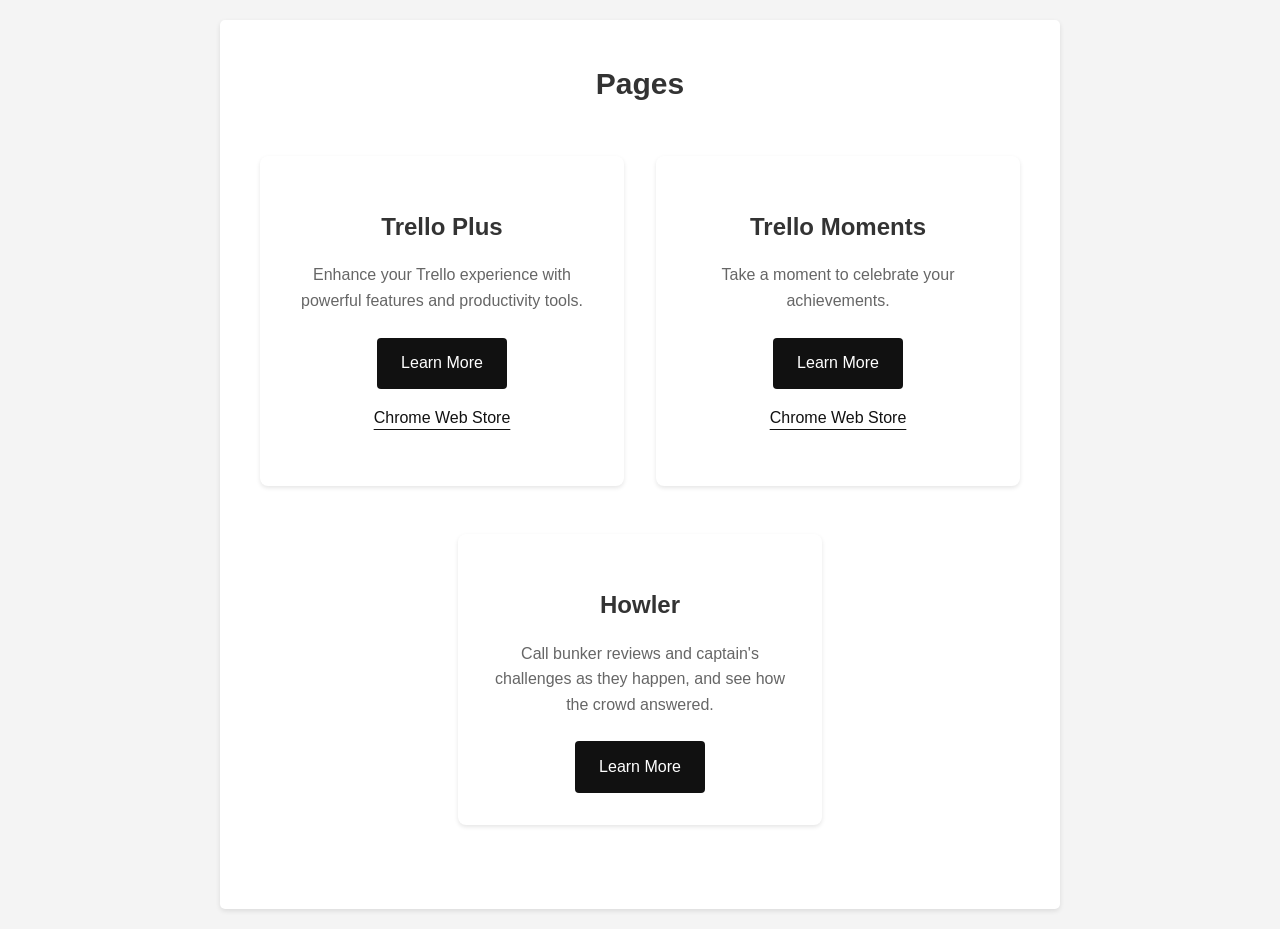
<file: index.html>
<!DOCTYPE html>
<html lang="en">
  <head>
    <meta charset="UTF-8" />
    <meta name="viewport" content="width=device-width, initial-scale=1.0" />
    <title>Pages</title>
    <link rel="icon" type="image/x-icon" href="16.png" />
    <link rel="stylesheet" href="styles.css" />
  </head>
  <body>
    <div class="container">
      <h1>Pages</h1>
      <section class="cards-container">
        <div class="card">
          <h2>Trello Plus</h2>
          <p>Enhance your Trello experience with powerful features and productivity tools.</p>
          <a href="trello-plus/index.html" class="button"> Learn More </a>
          <p>
            <a
              href="https://chromewebstore.google.com/detail/trello-plus/mgbidgfgongamigmmgpfbiebedldmdhi"
              class="custom-underline"
              target="_blank"
              >Chrome Web Store</a
            >
          </p>
        </div>
        <div class="card">
          <h2>Trello Moments</h2>
          <p>Take a moment to celebrate your achievements.</p>
          <a href="trello-moments/index.html" class="button"> Learn More </a>
          <p>
            <a
              href="https://chromewebstore.google.com/detail/trello-moments/agffmpomhaiklaadfndogjfepgbbabpb"
              class="custom-underline"
              target="_blank"
              >Chrome Web Store</a
            >
          </p>
        </div>
        <div class="card">
          <h2>Howler</h2>
          <p>Call bunker reviews and captain's challenges as they happen, and see how the crowd answered.</p>
          <a href="howler/index.html" class="button"> Learn More </a>
        </div>
      </section>
    </div>
  </body>
</html>
</file>
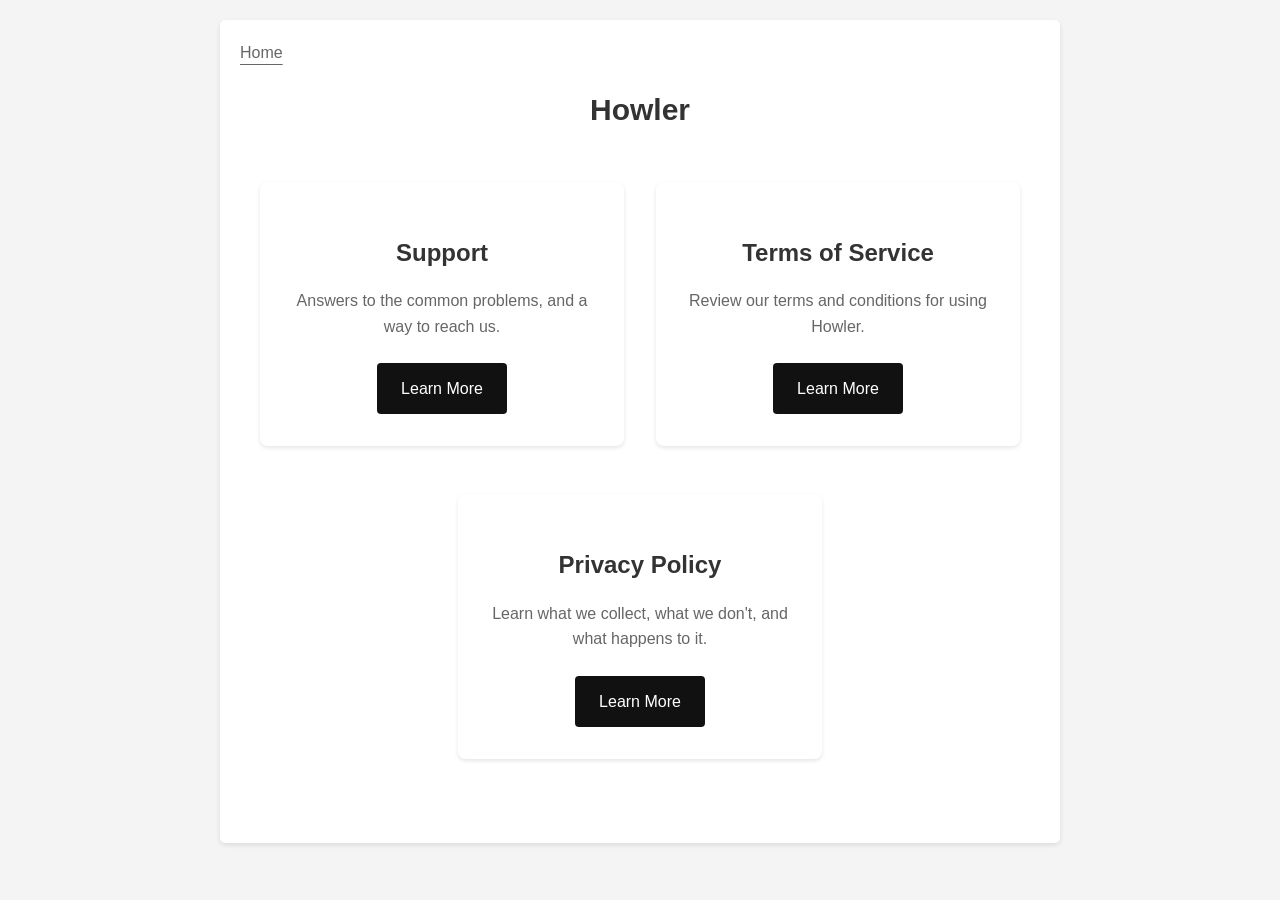
<file: howler/index.html>
<!DOCTYPE html>
<html lang="en">
  <head>
    <meta charset="UTF-8" />
    <meta name="viewport" content="width=device-width, initial-scale=1.0" />
    <title>Howler</title>
    <link rel="icon" type="image/x-icon" href="../16.png" />
    <link rel="stylesheet" href="../styles.css" />
  </head>
  <body>
    <div class="container">
      <a href="/pages" class="back-button custom-underline">Home</a>
      <h1>Howler</h1>
      <section class="cards-container">
        <div class="card">
          <h2>Support</h2>
          <p>Answers to the common problems, and a way to reach us.</p>
          <a href="support.html" class="button">Learn More</a>
        </div>
        <div class="card">
          <h2>Terms of Service</h2>
          <p>Review our terms and conditions for using Howler.</p>
          <a href="terms-of-service.html" class="button">Learn More</a>
        </div>
        <div class="card">
          <h2>Privacy Policy</h2>
          <p>Learn what we collect, what we don't, and what happens to it.</p>
          <a href="privacy-policy.html" class="button">Learn More</a>
        </div>
      </section>
    </div>
  </body>
</html>
</file>
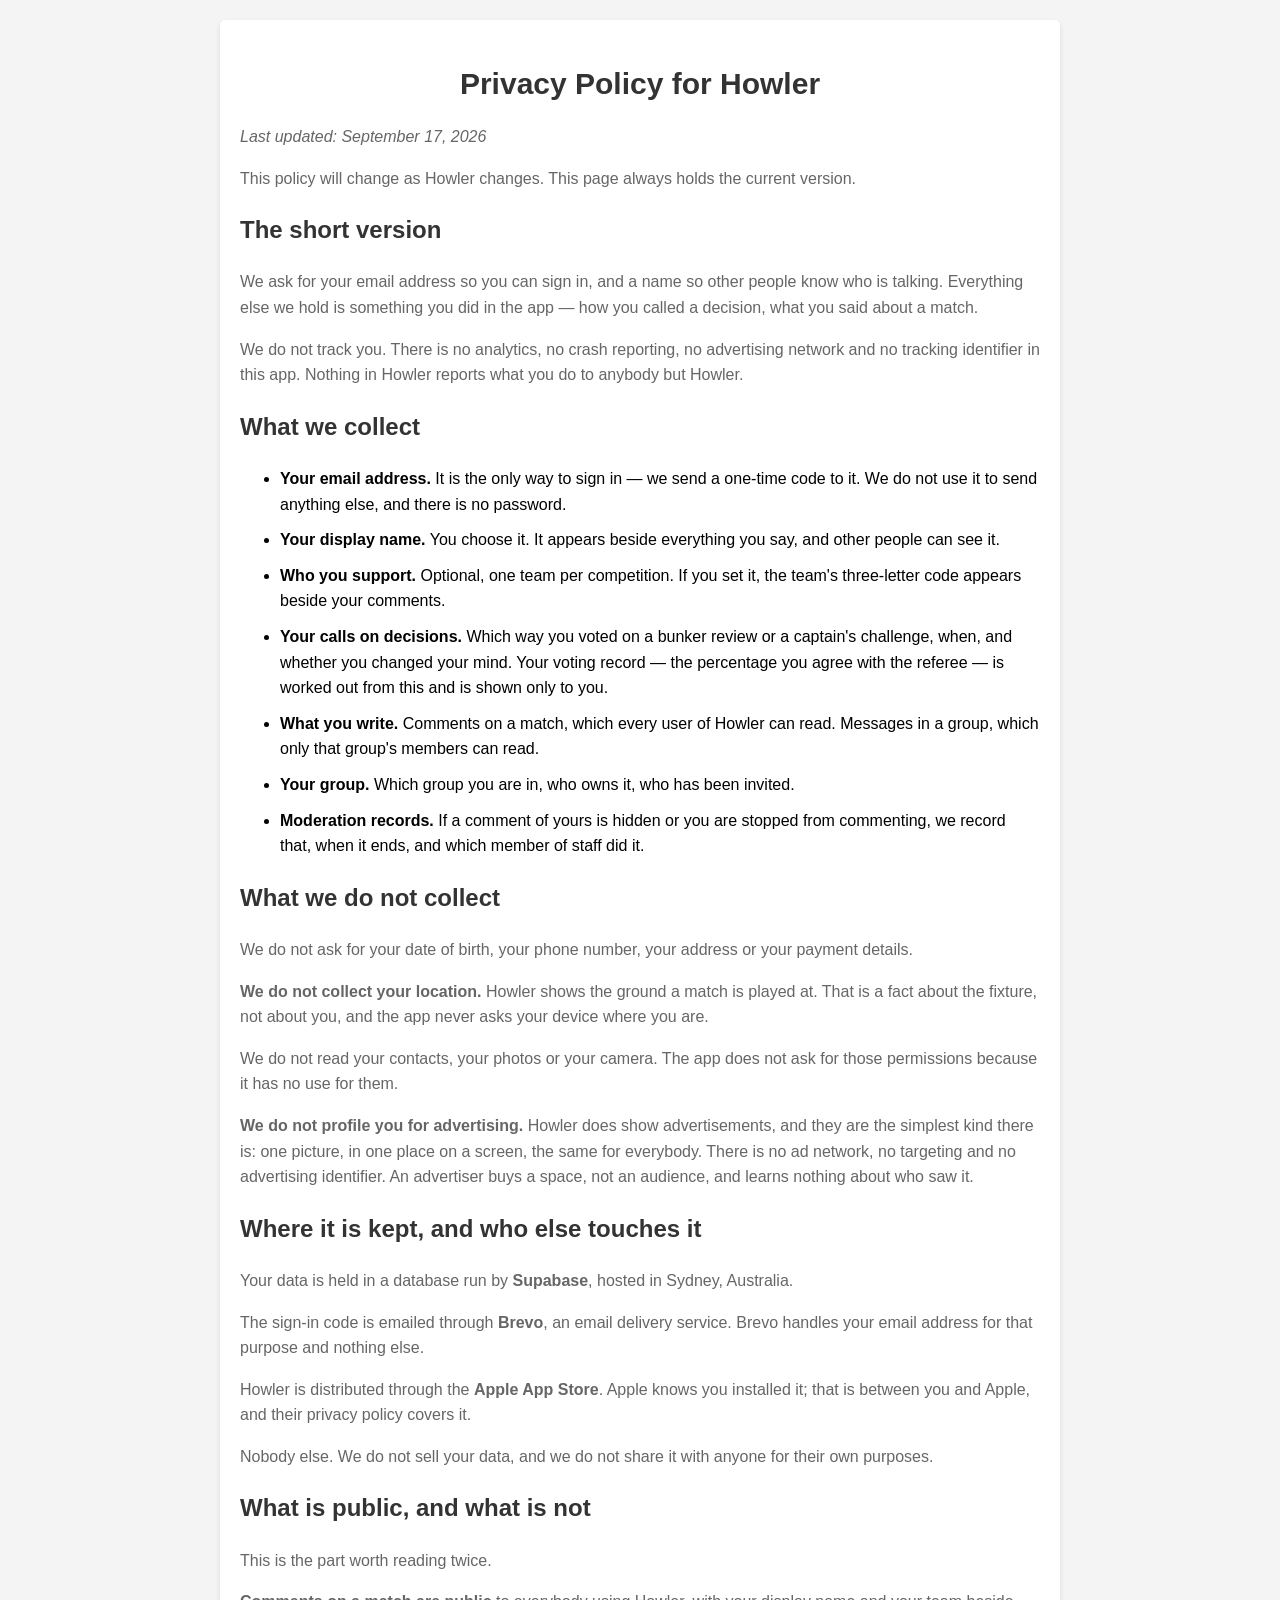
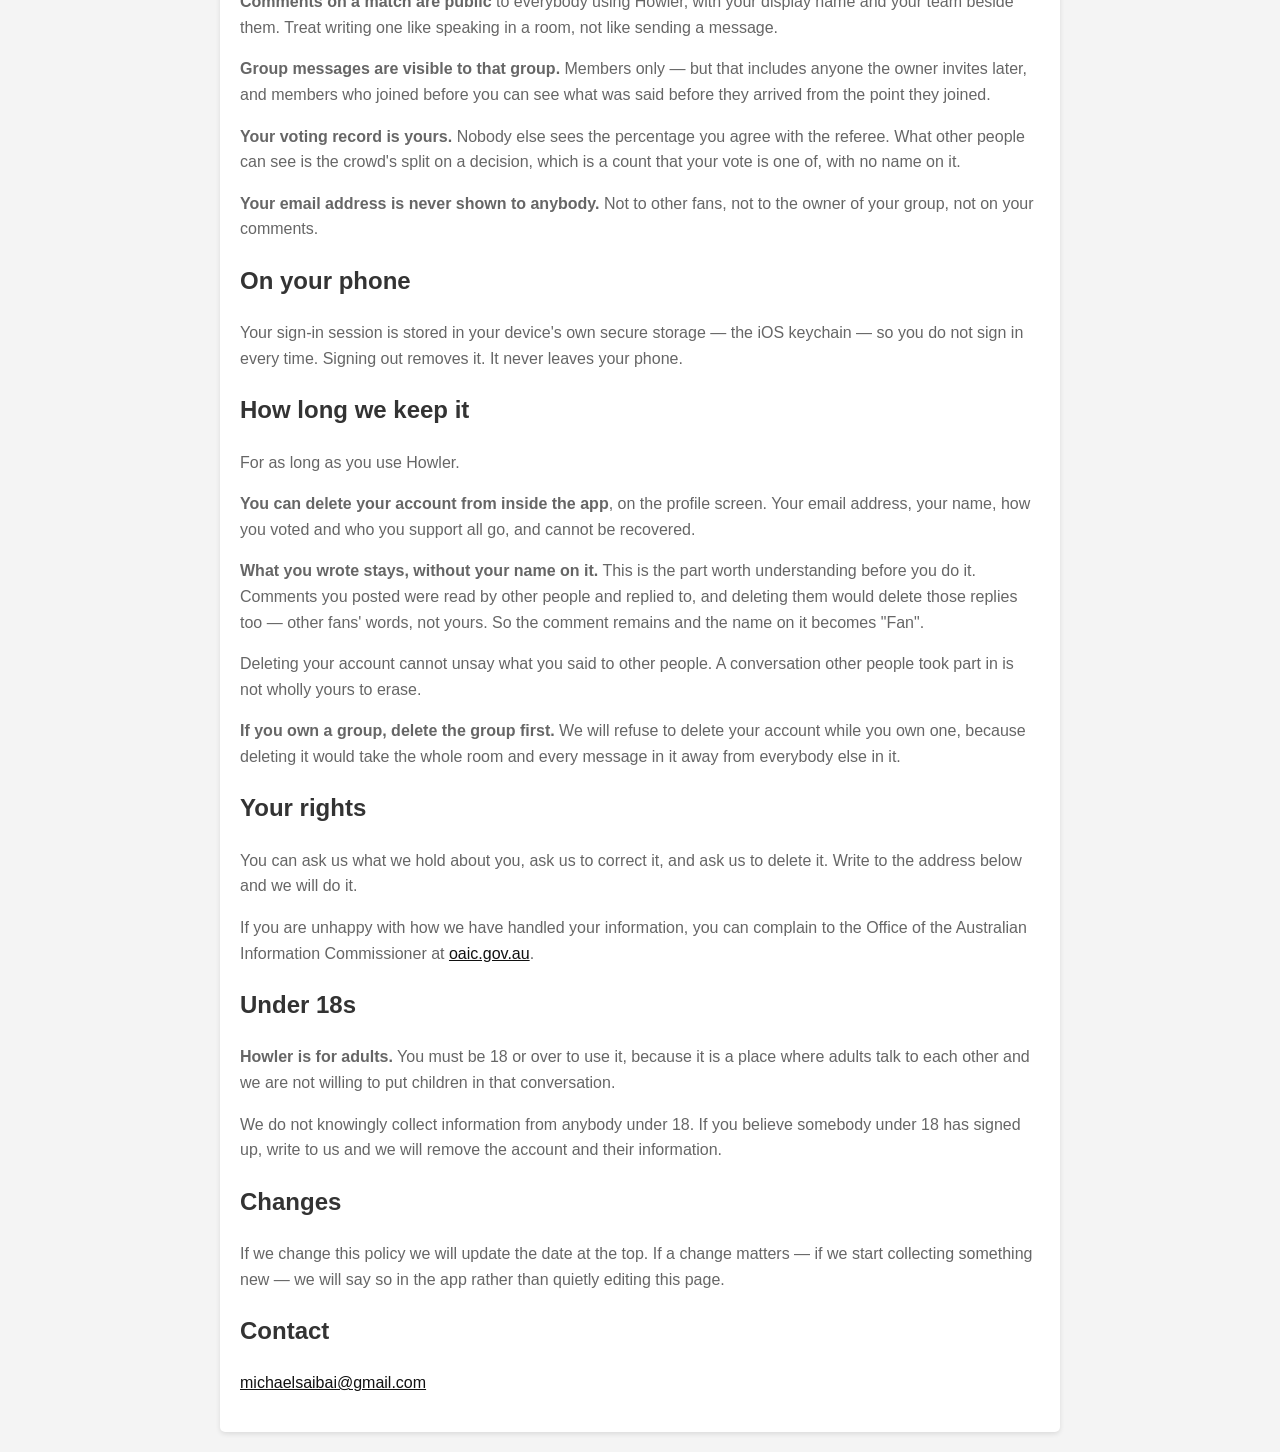
<file: howler/privacy-policy.html>
<!DOCTYPE html>
<html lang="en">
  <head>
    <meta charset="UTF-8" />
    <meta name="viewport" content="width=device-width, initial-scale=1.0" />
    <title>Howler - Privacy Policy</title>
    <link rel="icon" type="image/x-icon" href="../16.png" />
    <link rel="stylesheet" href="../styles.css" />
  </head>
  <body>
    <div class="container">

      <h1>Privacy Policy for Howler</h1>
      <p><em>Last updated: September 17, 2026</em></p>

      <p>
        This policy will change as Howler changes. This page always holds the current version.
      </p>

      <h2>The short version</h2>
      <p>
        We ask for your email address so you can sign in, and a name so other people know who is talking. Everything
        else we hold is something you did in the app &mdash; how you called a decision, what you said about a match.
      </p>
      <p>
        We do not track you. There is no analytics, no crash reporting, no advertising network and no tracking
        identifier in this app. Nothing in Howler reports what you do to anybody but Howler.
      </p>

      <h2>What we collect</h2>
      <ul>
        <li>
          <strong>Your email address.</strong> It is the only way to sign in &mdash; we send a one-time code to it. We
          do not use it to send anything else, and there is no password.
        </li>
        <li>
          <strong>Your display name.</strong> You choose it. It appears beside everything you say, and other people can
          see it.
        </li>
        <li>
          <strong>Who you support.</strong> Optional, one team per competition. If you set it, the team's three-letter
          code appears beside your comments.
        </li>
        <li>
          <strong>Your calls on decisions.</strong> Which way you voted on a bunker review or a captain's challenge,
          when, and whether you changed your mind. Your voting record &mdash; the percentage you agree with the referee
          &mdash; is worked out from this and is shown only to you.
        </li>
        <li>
          <strong>What you write.</strong> Comments on a match, which every user of Howler can read. Messages in a
          group, which only that group's members can read.
        </li>
        <li><strong>Your group.</strong> Which group you are in, who owns it, who has been invited.</li>
        <li>
          <strong>Moderation records.</strong> If a comment of yours is hidden or you are stopped from commenting, we
          record that, when it ends, and which member of staff did it.
        </li>
      </ul>

      <h2>What we do not collect</h2>
      <p>We do not ask for your date of birth, your phone number, your address or your payment details.</p>
      <p>
        <strong>We do not collect your location.</strong> Howler shows the ground a match is played at. That is a fact
        about the fixture, not about you, and the app never asks your device where you are.
      </p>
      <p>
        We do not read your contacts, your photos or your camera. The app does not ask for those permissions because it
        has no use for them.
      </p>
      <p>
        <strong>We do not profile you for advertising.</strong> Howler does show advertisements, and they are the
        simplest kind there is: one picture, in one place on a screen, the same for everybody. There is no ad network,
        no targeting and no advertising identifier. An advertiser buys a space, not an audience, and learns nothing
        about who saw it.
      </p>

      <h2>Where it is kept, and who else touches it</h2>
      <p>Your data is held in a database run by <strong>Supabase</strong>, hosted in Sydney, Australia.</p>
      <p>
        The sign-in code is emailed through <strong>Brevo</strong>, an email delivery service. Brevo handles your email
        address for that purpose and nothing else.
      </p>
      <p>
        Howler is distributed through the <strong>Apple App Store</strong>. Apple knows you installed it; that is
        between you and Apple, and their privacy policy covers it.
      </p>
      <p>Nobody else. We do not sell your data, and we do not share it with anyone for their own purposes.</p>

      <h2>What is public, and what is not</h2>
      <p>This is the part worth reading twice.</p>
      <p>
        <strong>Comments on a match are public</strong> to everybody using Howler, with your display name and your team
        beside them. Treat writing one like speaking in a room, not like sending a message.
      </p>
      <p>
        <strong>Group messages are visible to that group.</strong> Members only &mdash; but that includes anyone the
        owner invites later, and members who joined before you can see what was said before they arrived from the point
        they joined.
      </p>
      <p>
        <strong>Your voting record is yours.</strong> Nobody else sees the percentage you agree with the referee. What
        other people can see is the crowd's split on a decision, which is a count that your vote is one of, with no
        name on it.
      </p>
      <p>
        <strong>Your email address is never shown to anybody.</strong> Not to other fans, not to the owner of your
        group, not on your comments.
      </p>

      <h2>On your phone</h2>
      <p>
        Your sign-in session is stored in your device's own secure storage &mdash; the iOS keychain &mdash; so you do
        not sign in every time. Signing out removes it. It never leaves your phone.
      </p>

      <h2>How long we keep it</h2>
      <p>For as long as you use Howler.</p>
      <p>
        <strong>You can delete your account from inside the app</strong>, on the profile screen. Your email address,
        your name, how you voted and who you support all go, and cannot be recovered.
      </p>
      <p>
        <strong>What you wrote stays, without your name on it.</strong> This is the part worth understanding before you
        do it. Comments you posted were read by other people and replied to, and deleting them would delete those
        replies too &mdash; other fans' words, not yours. So the comment remains and the name on it becomes "Fan".
      </p>
      <p>
        Deleting your account cannot unsay what you said to other people. A conversation other people took part in is
        not wholly yours to erase.
      </p>
      <p>
        <strong>If you own a group, delete the group first.</strong> We will refuse to delete your account while you own
        one, because deleting it would take the whole room and every message in it away from everybody else in it.
      </p>

      <h2>Your rights</h2>
      <p>
        You can ask us what we hold about you, ask us to correct it, and ask us to delete it. Write to the address below
        and we will do it.
      </p>
      <p>
        If you are unhappy with how we have handled your information, you can complain to the Office of the Australian
        Information Commissioner at <a href="https://www.oaic.gov.au" target="_blank">oaic.gov.au</a>.
      </p>

      <h2>Under 18s</h2>
      <p>
        <strong>Howler is for adults.</strong> You must be 18 or over to use it, because it is a place where adults talk
        to each other and we are not willing to put children in that conversation.
      </p>
      <p>
        We do not knowingly collect information from anybody under 18. If you believe somebody under 18 has signed up,
        write to us and we will remove the account and their information.
      </p>

      <h2>Changes</h2>
      <p>
        If we change this policy we will update the date at the top. If a change matters &mdash; if we start collecting
        something new &mdash; we will say so in the app rather than quietly editing this page.
      </p>

      <h2>Contact</h2>
      <p><a href="mailto:michaelsaibai@gmail.com">michaelsaibai@gmail.com</a></p>

    </div>
  </body>
</html>
</file>
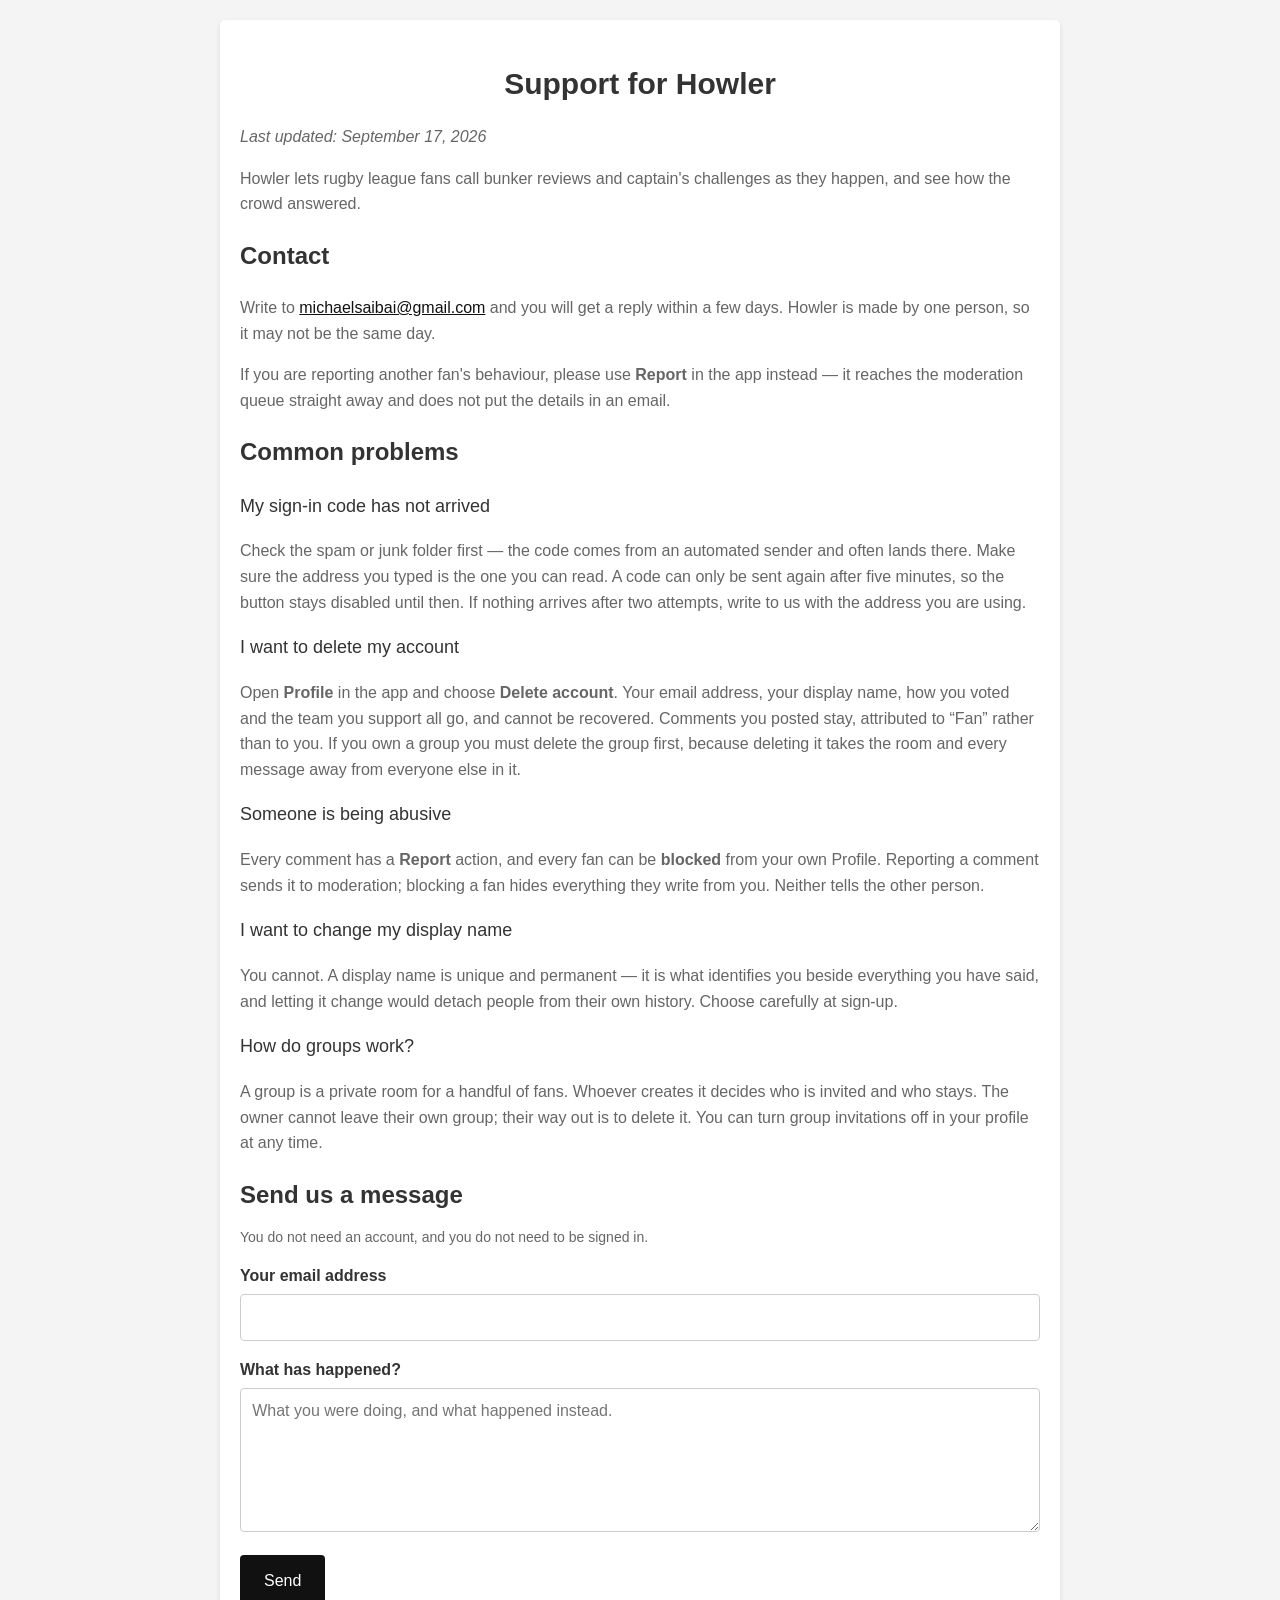
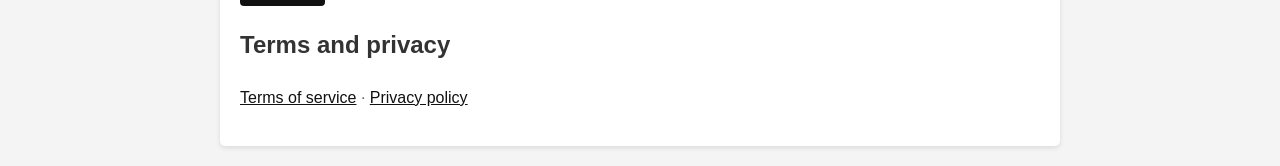
<file: howler/support.html>
<!DOCTYPE html>
<html lang="en">
  <head>
    <meta charset="UTF-8" />
    <meta name="viewport" content="width=device-width, initial-scale=1.0" />
    <title>Howler - Support</title>
    <link rel="icon" type="image/x-icon" href="../16.png" />
    <link rel="stylesheet" href="../styles.css" />
  </head>
  <body>
    <div class="container">
      <h1>Support for Howler</h1>
      <p><em>Last updated: September 17, 2026</em></p>

      <p>
        Howler lets rugby league fans call bunker reviews and captain's challenges as they happen, and see how the crowd
        answered.
      </p>

      <h2>Contact</h2>
      <p>
        Write to <a href="mailto:michaelsaibai@gmail.com">michaelsaibai@gmail.com</a> and you will get a reply within a
        few days. Howler is made by one person, so it may not be the same day.
      </p>
      <p>
        If you are reporting another fan's behaviour, please use <strong>Report</strong> in the app instead &mdash; it
        reaches the moderation queue straight away and does not put the details in an email.
      </p>

      <h2>Common problems</h2>

      <h3>My sign-in code has not arrived</h3>
      <p>
        Check the spam or junk folder first &mdash; the code comes from an automated sender and often lands there. Make
        sure the address you typed is the one you can read. A code can only be sent again after five minutes, so the
        button stays disabled until then. If nothing arrives after two attempts, write to us with the address you are
        using.
      </p>

      <h3>I want to delete my account</h3>
      <p>
        Open <strong>Profile</strong> in the app and choose <strong>Delete account</strong>. Your email address, your
        display name, how you voted and the team you support all go, and cannot be recovered. Comments you posted stay,
        attributed to &ldquo;Fan&rdquo; rather than to you. If you own a group you must delete the group first, because
        deleting it takes the room and every message away from everyone else in it.
      </p>

      <h3>Someone is being abusive</h3>
      <p>
        Every comment has a <strong>Report</strong> action, and every fan can be <strong>blocked</strong> from your own
        Profile. Reporting a comment sends it to moderation; blocking a fan hides everything they write from you.
        Neither tells the other person.
      </p>

      <h3>I want to change my display name</h3>
      <p>
        You cannot. A display name is unique and permanent &mdash; it is what identifies you beside everything you have
        said, and letting it change would detach people from their own history. Choose carefully at sign-up.
      </p>

      <h3>How do groups work?</h3>
      <p>
        A group is a private room for a handful of fans. Whoever creates it decides who is invited and who stays. The
        owner cannot leave their own group; their way out is to delete it. You can turn group invitations off in your
        profile at any time.
      </p>

      <h2>Send us a message</h2>
      <p class="form-note">You do not need an account, and you do not need to be signed in.</p>

      <form id="feedback-form" hidden>
        <div class="field">
          <label for="email">Your email address</label>
          <input type="email" id="email" name="email" required maxlength="254" autocomplete="email" />
        </div>
        <div class="field">
          <label for="message">What has happened?</label>
          <textarea
            id="message"
            name="message"
            required
            minlength="10"
            maxlength="2000"
            placeholder="What you were doing, and what happened instead."
          ></textarea>
        </div>
        <button type="submit" class="button" id="submit-button">Send</button>
        <p class="form-message" id="form-message" hidden></p>
      </form>

      <!-- Visible until the script says otherwise, so a browser with no JavaScript is told to send an email rather
           than shown an empty heading. -->
      <p id="form-closed">
        The form is closed for the moment. Please email
        <a href="mailto:michaelsaibai@gmail.com">michaelsaibai@gmail.com</a> instead &mdash; it reaches the same person.
      </p>

      <h2>Terms and privacy</h2>
      <p>
        <a href="terms-of-service.html">Terms of service</a> &middot;
        <a href="privacy-policy.html">Privacy policy</a>
      </p>
    </div>

    <script>
      // The project URL and the publishable key. This key is already inside the shipped app binary and is meant to be
      // public: it identifies the project and grants nothing on its own. What it can reach is decided by row level
      // security and by which functions `anon` may execute, which here is submit_feedback and nothing else.
      const SUPABASE_URL = "https://ukhizvffcgtjvvjcljsm.supabase.co";
      const SUPABASE_KEY = "sb_publishable_F28E56ClbZO78M9MuPn3EA_n-Y8nRmA";

      const form = document.getElementById("feedback-form");
      const closed = document.getElementById("form-closed");
      const button = document.getElementById("submit-button");
      const messageEl = document.getElementById("form-message");

      const headers = {
        apikey: SUPABASE_KEY,
        Authorization: "Bearer " + SUPABASE_KEY,
        "Content-Type": "application/json",
      };

      function show(text, kind) {
        messageEl.textContent = text;
        messageEl.className = "form-message " + kind;
        messageEl.hidden = false;
      }

      // Whether the form is open. This is cosmetic, and the page is honest about that: anyone filling the database is
      // posting to the endpoint directly and has never loaded this file. The switch that matters is inside
      // submit_feedback, which refuses on the same flag. This exists so a real person sees an email address rather
      // than a form that errors.
      async function readFlag() {
        try {
          const url =
            SUPABASE_URL +
            "/rest/v1/_configuration?select=config_value&config_key=eq.feedback_enabled&data_type=eq.boolean";
          const response = await fetch(url, { headers: headers });
          if (!response.ok) return true;
          const rows = await response.json();
          if (!rows.length) return true;
          return rows[0].config_value === "true";
        } catch (error) {
          // An unreadable flag is not a reason to hide the form. The function is the thing enforcing it, and the email
          // address above is on the page either way.
          return true;
        }
      }

      readFlag().then(function (open) {
        form.hidden = !open;
        closed.hidden = open;
      });

      form.addEventListener("submit", async function (event) {
        event.preventDefault();
        button.disabled = true;
        messageEl.hidden = true;

        try {
          const response = await fetch(SUPABASE_URL + "/rest/v1/rpc/submit_feedback", {
            method: "POST",
            headers: headers,
            body: JSON.stringify({
              p_email: document.getElementById("email").value,
              p_message: document.getElementById("message").value,
              p_user_agent: navigator.userAgent,
            }),
          });

          if (response.ok) {
            form.reset();
            show("Thank you. We will reply to that address.", "ok");
            return;
          }

          // submit_feedback raises with wording meant to be read by whoever is standing here, so it is shown as it
          // comes back rather than replaced with something generic.
          const body = await response.json().catch(function () {
            return {};
          });
          show(body.message || "That did not send. Please email michaelsaibai@gmail.com.", "error");
        } catch (error) {
          show("That did not send. Please email michaelsaibai@gmail.com.", "error");
        } finally {
          button.disabled = false;
        }
      });
    </script>
  </body>
</html>
</file>
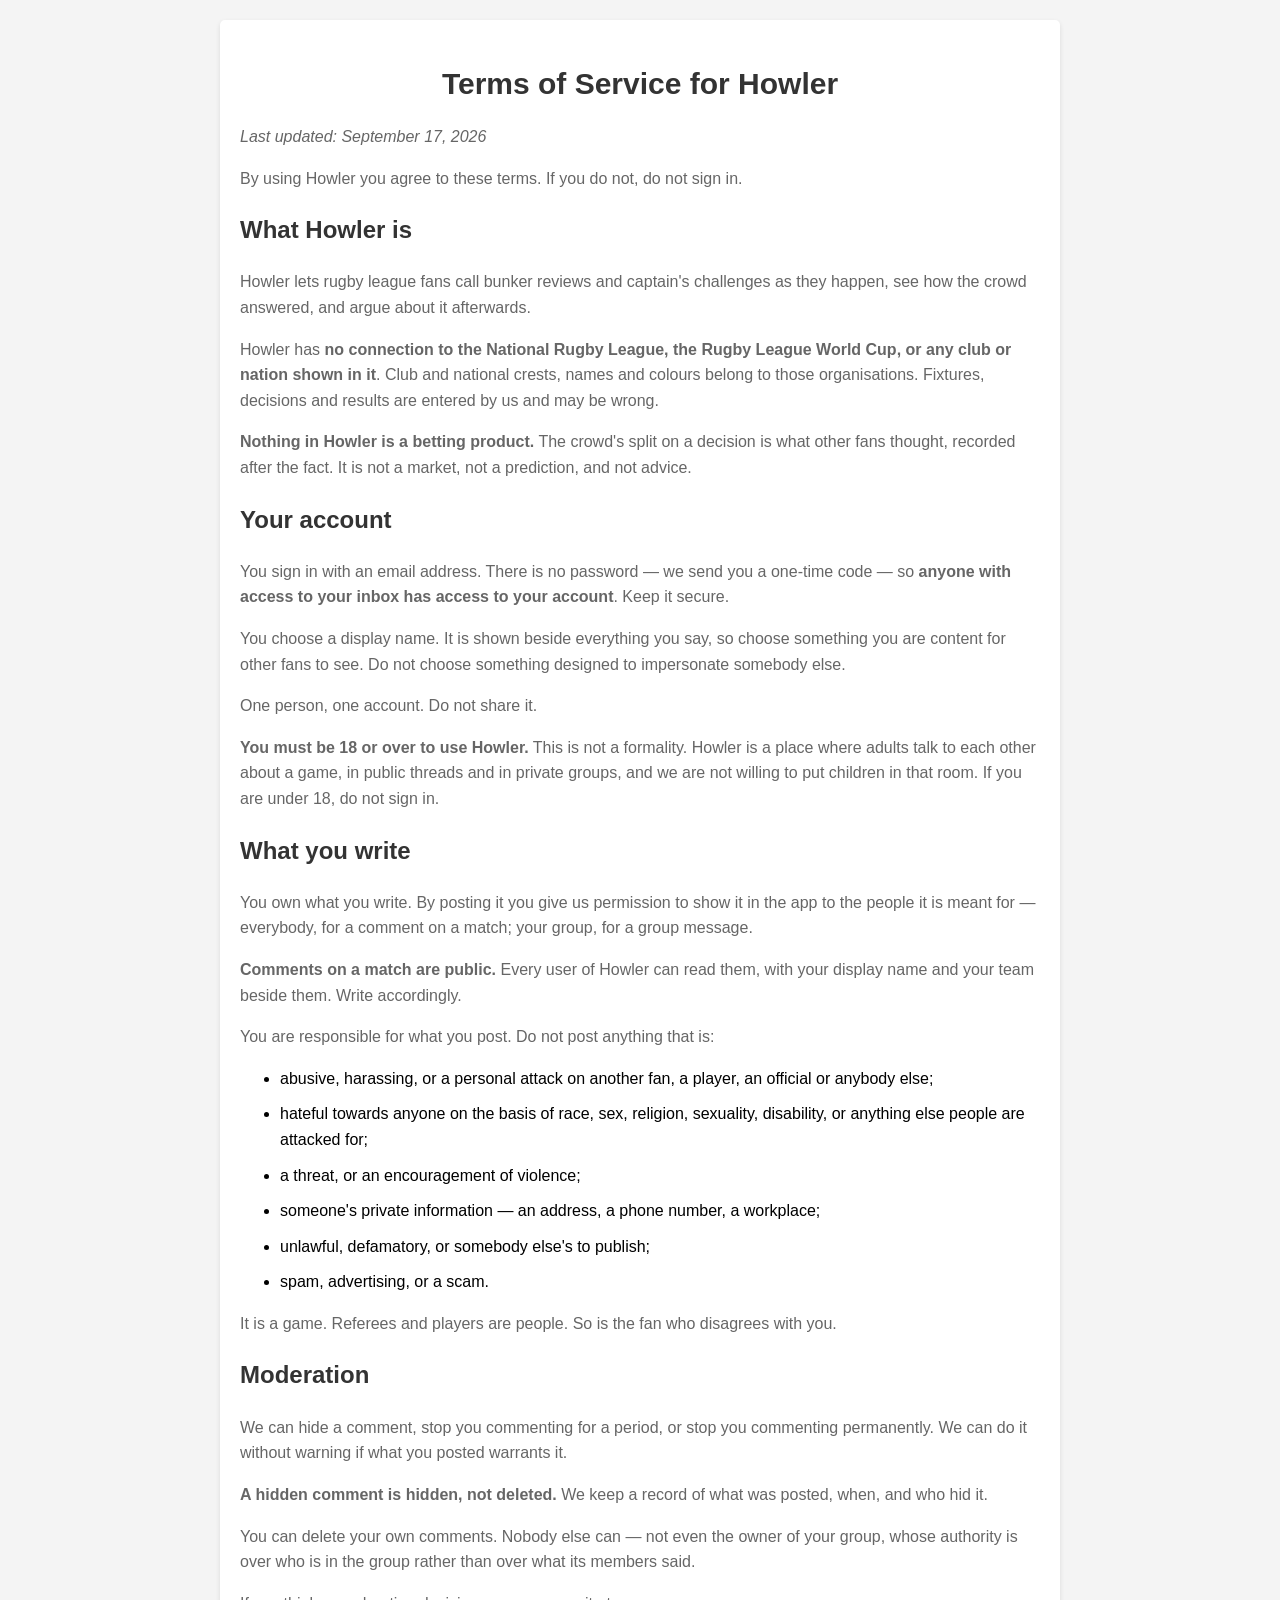
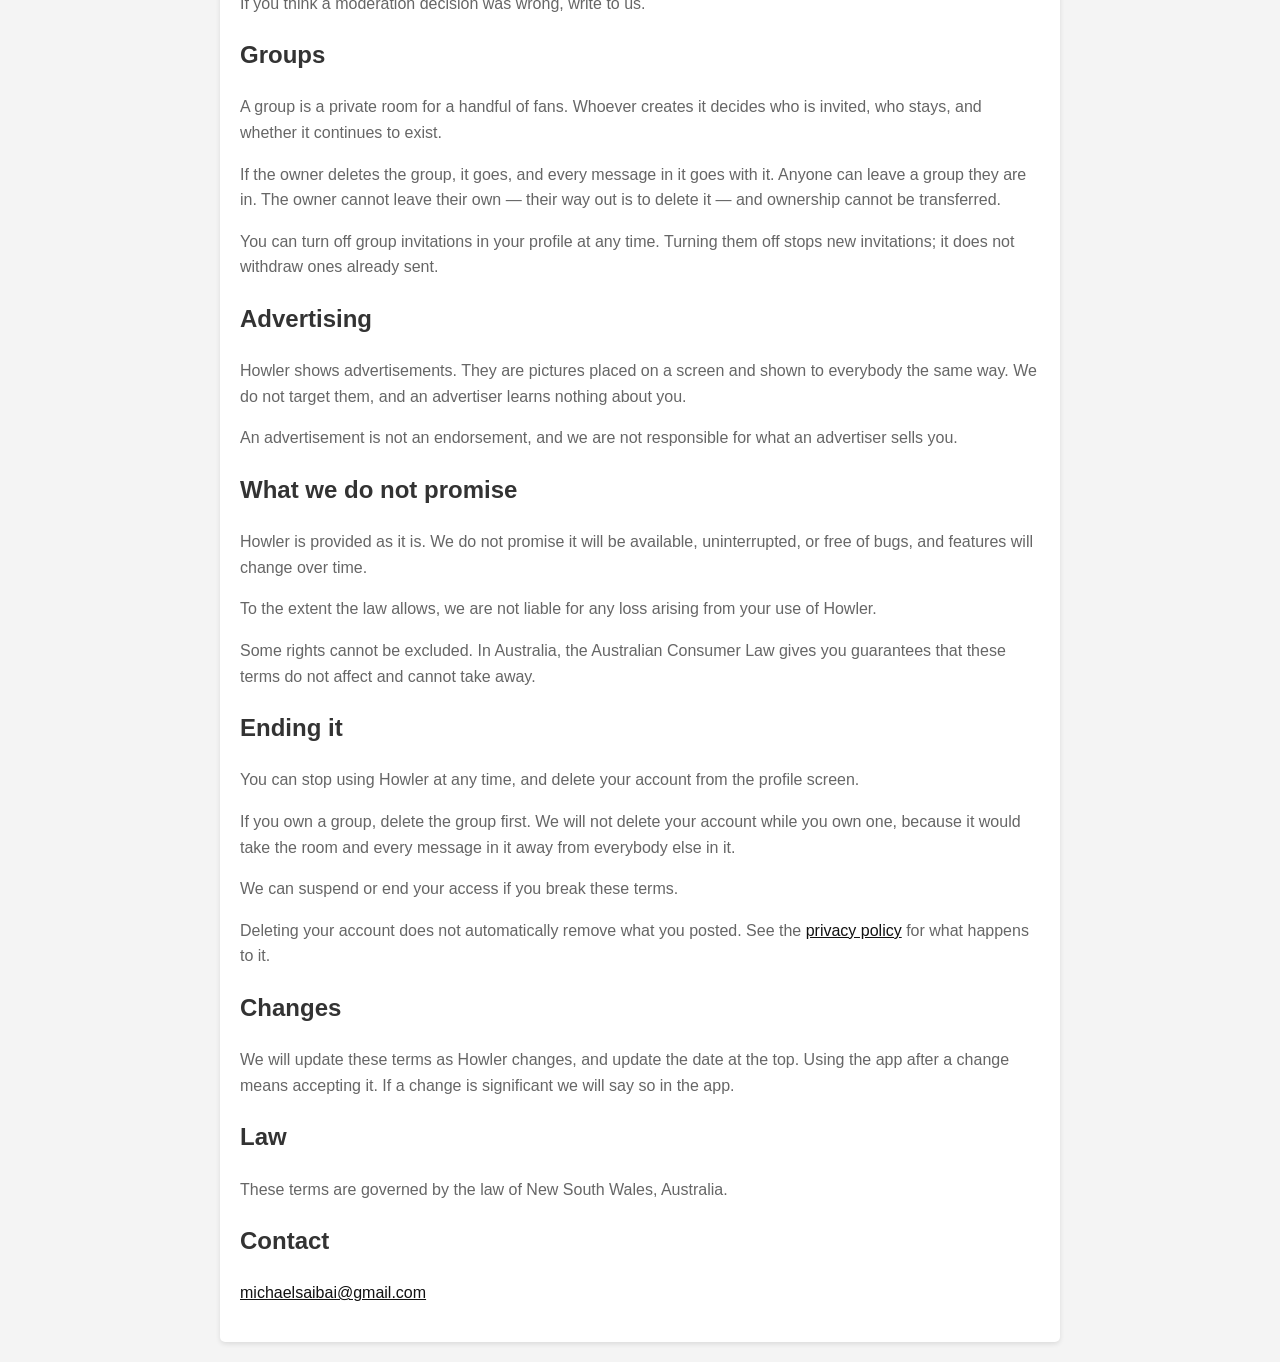
<file: howler/terms-of-service.html>
<!DOCTYPE html>
<html lang="en">
  <head>
    <meta charset="UTF-8" />
    <meta name="viewport" content="width=device-width, initial-scale=1.0" />
    <title>Howler - Terms of Service</title>
    <link rel="icon" type="image/x-icon" href="../16.png" />
    <link rel="stylesheet" href="../styles.css" />
  </head>
  <body>
    <div class="container">

      <h1>Terms of Service for Howler</h1>
      <p><em>Last updated: September 17, 2026</em></p>

      <p>By using Howler you agree to these terms. If you do not, do not sign in.</p>

      <h2>What Howler is</h2>
      <p>
        Howler lets rugby league fans call bunker reviews and captain's challenges as they happen, see how the crowd
        answered, and argue about it afterwards.
      </p>
      <p>
        Howler has <strong>no connection to the National Rugby League, the Rugby League World Cup, or any club or nation
        shown in it</strong>. Club and national crests, names and colours belong to those organisations. Fixtures,
        decisions and results are entered by us and may be wrong.
      </p>
      <p>
        <strong>Nothing in Howler is a betting product.</strong> The crowd's split on a decision is what other fans
        thought, recorded after the fact. It is not a market, not a prediction, and not advice.
      </p>

      <h2>Your account</h2>
      <p>
        You sign in with an email address. There is no password &mdash; we send you a one-time code &mdash; so
        <strong>anyone with access to your inbox has access to your account</strong>. Keep it secure.
      </p>
      <p>
        You choose a display name. It is shown beside everything you say, so choose something you are content for other
        fans to see. Do not choose something designed to impersonate somebody else.
      </p>
      <p>One person, one account. Do not share it.</p>
      <p>
        <strong>You must be 18 or over to use Howler.</strong> This is not a formality. Howler is a place where adults
        talk to each other about a game, in public threads and in private groups, and we are not willing to put children
        in that room. If you are under 18, do not sign in.
      </p>

      <h2>What you write</h2>
      <p>
        You own what you write. By posting it you give us permission to show it in the app to the people it is meant for
        &mdash; everybody, for a comment on a match; your group, for a group message.
      </p>
      <p>
        <strong>Comments on a match are public.</strong> Every user of Howler can read them, with your display name and
        your team beside them. Write accordingly.
      </p>
      <p>You are responsible for what you post. Do not post anything that is:</p>
      <ul>
        <li>abusive, harassing, or a personal attack on another fan, a player, an official or anybody else;</li>
        <li>
          hateful towards anyone on the basis of race, sex, religion, sexuality, disability, or anything else people are
          attacked for;
        </li>
        <li>a threat, or an encouragement of violence;</li>
        <li>someone's private information &mdash; an address, a phone number, a workplace;</li>
        <li>unlawful, defamatory, or somebody else's to publish;</li>
        <li>spam, advertising, or a scam.</li>
      </ul>
      <p>
        It is a game. Referees and players are people. So is the fan who disagrees with you.
      </p>

      <h2>Moderation</h2>
      <p>
        We can hide a comment, stop you commenting for a period, or stop you commenting permanently. We can do it
        without warning if what you posted warrants it.
      </p>
      <p>
        <strong>A hidden comment is hidden, not deleted.</strong> We keep a record of what was posted, when, and who hid
        it.
      </p>
      <p>
        You can delete your own comments. Nobody else can &mdash; not even the owner of your group, whose authority is
        over who is in the group rather than over what its members said.
      </p>
      <p>If you think a moderation decision was wrong, write to us.</p>

      <h2>Groups</h2>
      <p>
        A group is a private room for a handful of fans. Whoever creates it decides who is invited, who stays, and
        whether it continues to exist.
      </p>
      <p>
        If the owner deletes the group, it goes, and every message in it goes with it. Anyone can leave a group they are
        in. The owner cannot leave their own &mdash; their way out is to delete it &mdash; and ownership cannot be
        transferred.
      </p>
      <p>
        You can turn off group invitations in your profile at any time. Turning them off stops new invitations; it does
        not withdraw ones already sent.
      </p>

      <h2>Advertising</h2>
      <p>
        Howler shows advertisements. They are pictures placed on a screen and shown to everybody the same way. We do not
        target them, and an advertiser learns nothing about you.
      </p>
      <p>An advertisement is not an endorsement, and we are not responsible for what an advertiser sells you.</p>

      <h2>What we do not promise</h2>
      <p>
        Howler is provided as it is. We do not promise it will be available, uninterrupted, or free of bugs, and
        features will change over time.
      </p>
      <p>To the extent the law allows, we are not liable for any loss arising from your use of Howler.</p>
      <p>
        Some rights cannot be excluded. In Australia, the Australian Consumer Law gives you guarantees that these terms
        do not affect and cannot take away.
      </p>

      <h2>Ending it</h2>
      <p>
        You can stop using Howler at any time, and delete your account from the profile screen.
      </p>
      <p>
        If you own a group, delete the group first. We will not delete your account while you own one, because it would
        take the room and every message in it away from everybody else in it.
      </p>
      <p>We can suspend or end your access if you break these terms.</p>
      <p>
        Deleting your account does not automatically remove what you posted. See the
        <a href="privacy-policy.html">privacy policy</a> for what happens to it.
      </p>

      <h2>Changes</h2>
      <p>
        We will update these terms as Howler changes, and update the date at the top. Using the app after a change means
        accepting it. If a change is significant we will say so in the app.
      </p>

      <h2>Law</h2>
      <p>These terms are governed by the law of New South Wales, Australia.</p>

      <h2>Contact</h2>
      <p><a href="mailto:michaelsaibai@gmail.com">michaelsaibai@gmail.com</a></p>

    </div>
  </body>
</html>
</file>
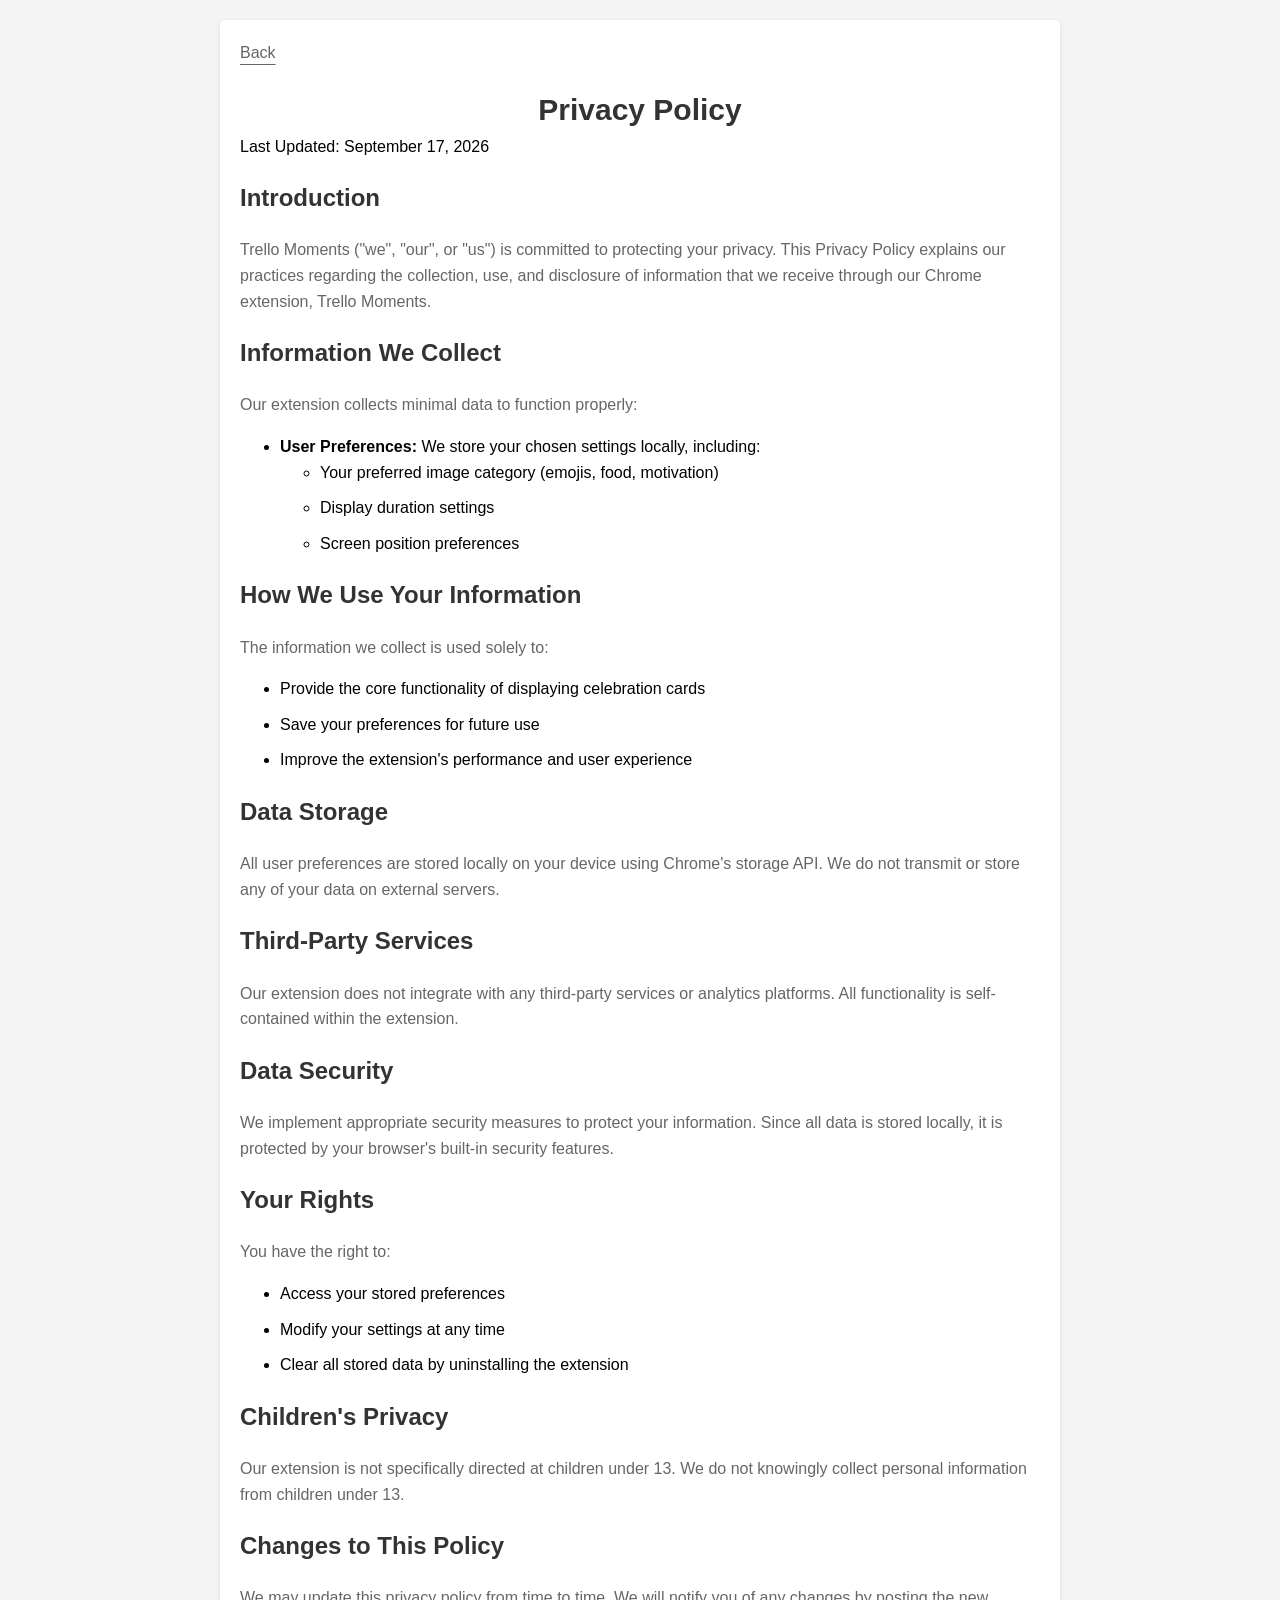
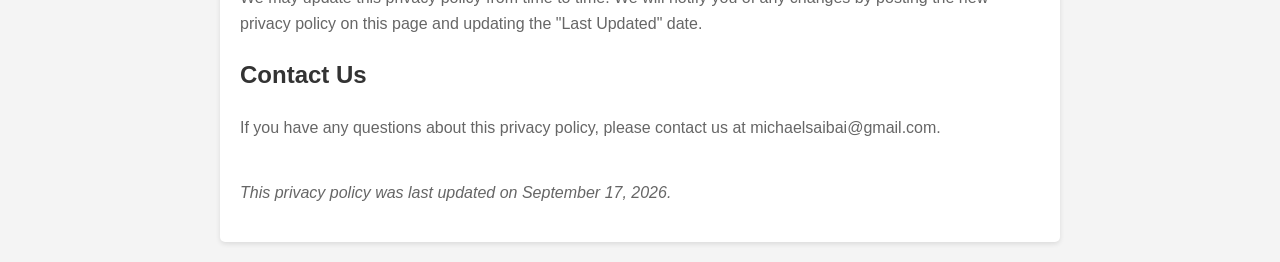
<file: trello-moments/privacy-policy.html>
<!DOCTYPE html>
<html lang="en">
  <head>
    <meta charset="UTF-8" />
    <meta name="viewport" content="width=device-width, initial-scale=1.0" />
    <title>Trello Moments - Privacy Policy</title>
    <link rel="icon" type="image/x-icon" href="../16.png" />
    <link rel="stylesheet" href="../styles.css" />
  </head>
  <body>
    <div class="container">
      <a href="index.html" class="back-button custom-underline">Back</a>

      <h1>Privacy Policy</h1>
      <div class="last-updated">Last Updated: September 17, 2026</div>

      <h2>Introduction</h2>
      <p>
        Trello Moments ("we", "our", or "us") is committed to protecting your privacy. This Privacy Policy explains our
        practices regarding the collection, use, and disclosure of information that we receive through our Chrome
        extension, Trello Moments.
      </p>

      <h2>Information We Collect</h2>
      <p>Our extension collects minimal data to function properly:</p>
      <ul>
        <li>
          <strong>User Preferences:</strong> We store your chosen settings locally, including:
          <ul>
            <li>Your preferred image category (emojis, food, motivation)</li>
            <li>Display duration settings</li>
            <li>Screen position preferences</li>
          </ul>
        </li>
      </ul>

      <h2>How We Use Your Information</h2>
      <p>The information we collect is used solely to:</p>
      <ul>
        <li>Provide the core functionality of displaying celebration cards</li>
        <li>Save your preferences for future use</li>
        <li>Improve the extension's performance and user experience</li>
      </ul>

      <h2>Data Storage</h2>
      <p>
        All user preferences are stored locally on your device using Chrome's storage API. We do not transmit or store
        any of your data on external servers.
      </p>

      <h2>Third-Party Services</h2>
      <p>
        Our extension does not integrate with any third-party services or analytics platforms. All functionality is
        self-contained within the extension.
      </p>

      <h2>Data Security</h2>
      <p>
        We implement appropriate security measures to protect your information. Since all data is stored locally, it is
        protected by your browser's built-in security features.
      </p>

      <h2>Your Rights</h2>
      <p>You have the right to:</p>
      <ul>
        <li>Access your stored preferences</li>
        <li>Modify your settings at any time</li>
        <li>Clear all stored data by uninstalling the extension</li>
      </ul>

      <h2>Children's Privacy</h2>
      <p>
        Our extension is not specifically directed at children under 13. We do not knowingly collect personal
        information from children under 13.
      </p>

      <h2>Changes to This Policy</h2>
      <p>
        We may update this privacy policy from time to time. We will notify you of any changes by posting the new
        privacy policy on this page and updating the "Last Updated" date.
      </p>

      <h2>Contact Us</h2>
      <p>If you have any questions about this privacy policy, please contact us at michaelsaibai@gmail.com.</p>

      <p style="margin-top: 40px; font-style: italic">This privacy policy was last updated on September 17, 2026.</p>
    </div>
  </body>
</html>
</file>
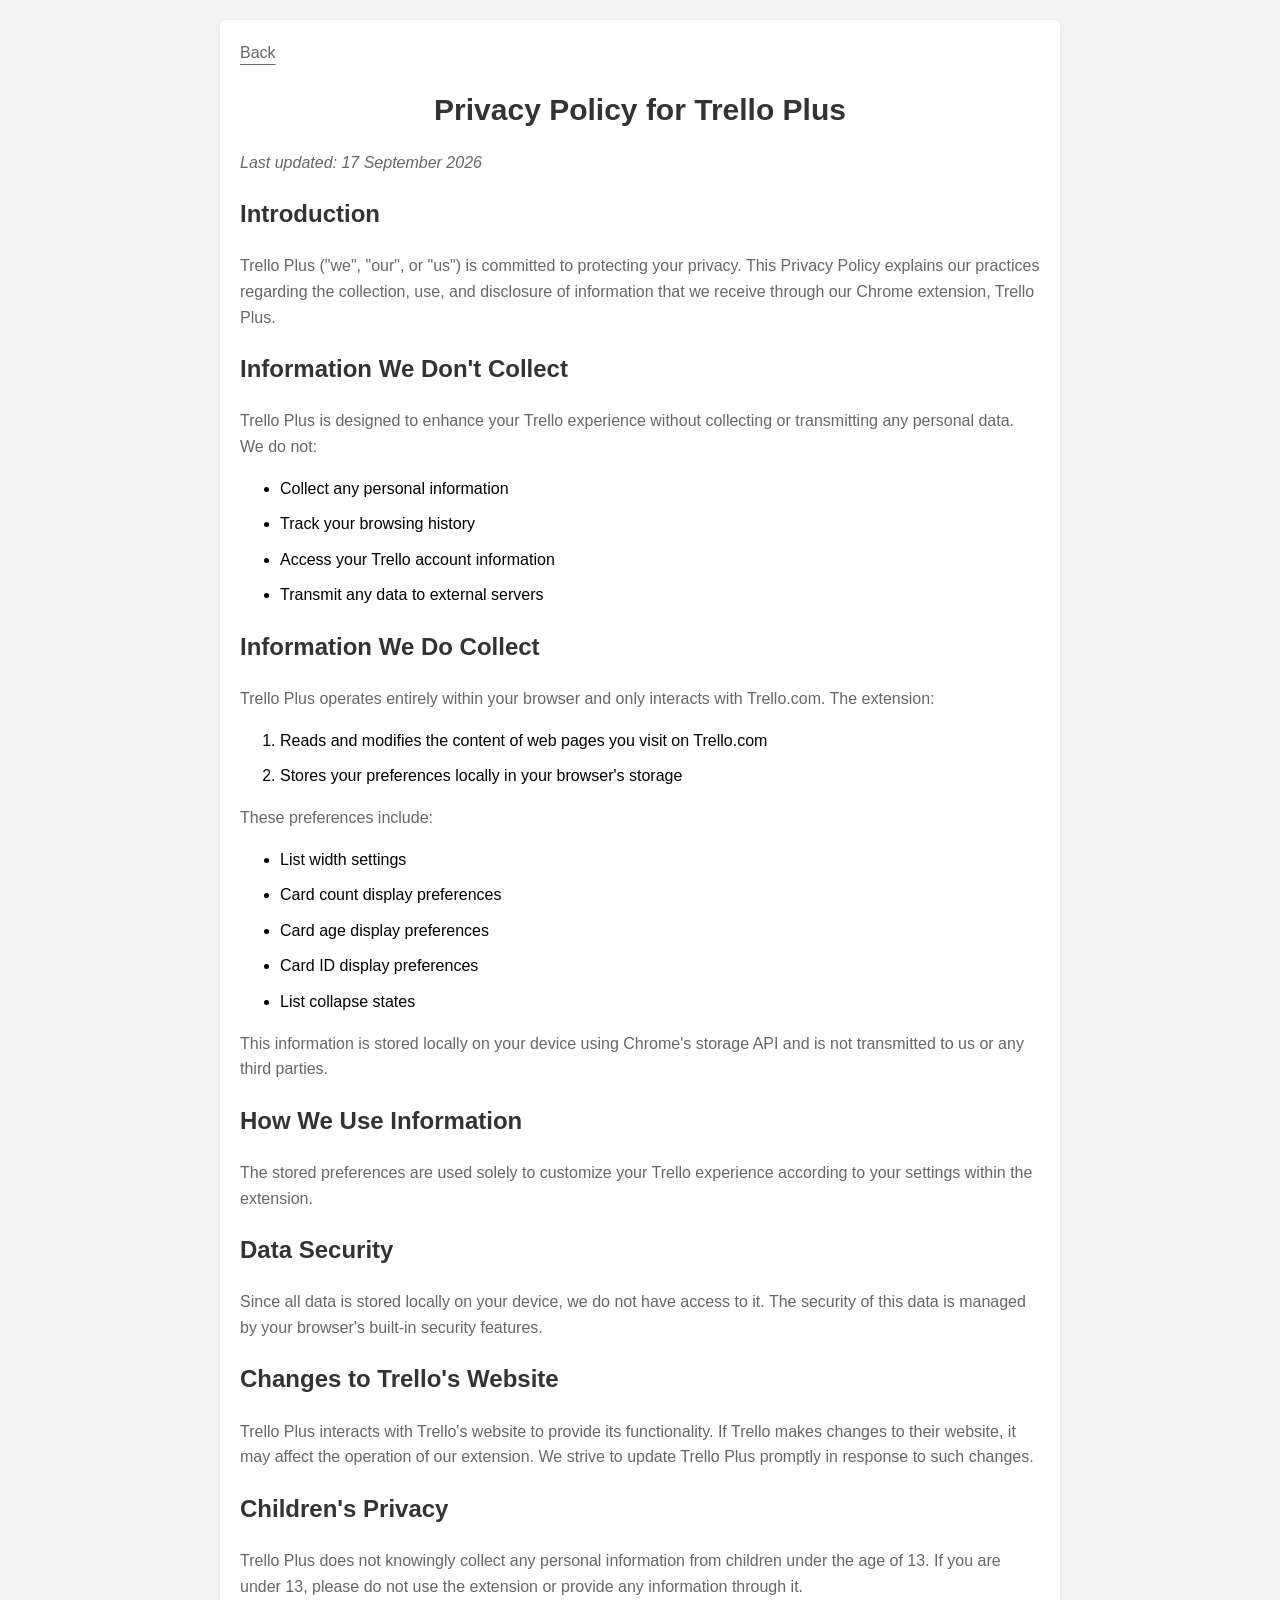
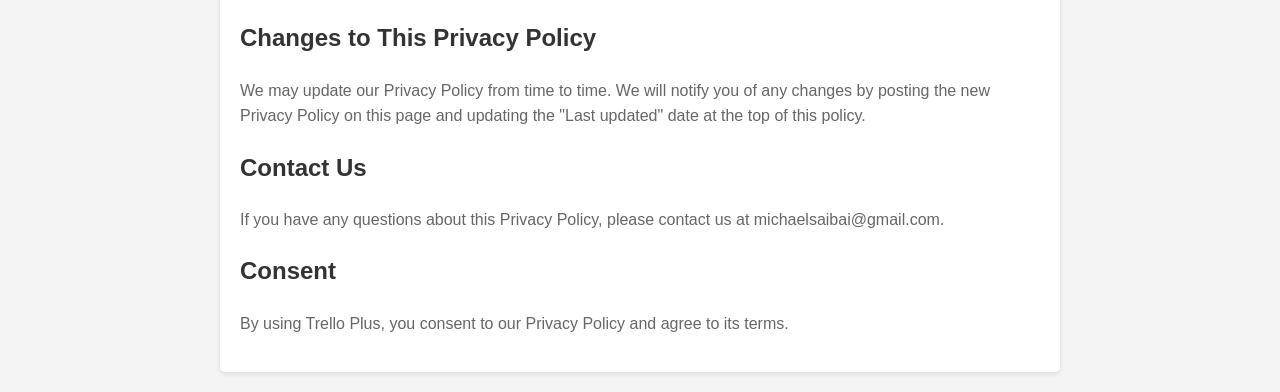
<file: trello-plus/privacy-policy.html>
<!DOCTYPE html>
<html lang="en">
  <head>
    <meta charset="UTF-8" />
    <meta name="viewport" content="width=device-width, initial-scale=1.0" />
    <title>Trello Plus - Privacy Policy</title>
    <link rel="icon" type="image/x-icon" href="../16.png" />
    <link rel="stylesheet" href="../styles.css" />
  </head>
  <body>
    <div class="container">
      <a href="index.html" class="back-button custom-underline">Back</a>

      <h1>Privacy Policy for Trello Plus</h1>
      <p><em>Last updated: 17 September 2026</em></p>

      <h2>Introduction</h2>
      <p>
        Trello Plus ("we", "our", or "us") is committed to protecting your privacy. This Privacy Policy explains our
        practices regarding the collection, use, and disclosure of information that we receive through our Chrome
        extension, Trello Plus.
      </p>

      <h2>Information We Don't Collect</h2>
      <p>
        Trello Plus is designed to enhance your Trello experience without collecting or transmitting any personal data.
        We do not:
      </p>
      <ul>
        <li>Collect any personal information</li>
        <li>Track your browsing history</li>
        <li>Access your Trello account information</li>
        <li>Transmit any data to external servers</li>
      </ul>

      <h2>Information We Do Collect</h2>
      <p>Trello Plus operates entirely within your browser and only interacts with Trello.com. The extension:</p>
      <ol>
        <li>Reads and modifies the content of web pages you visit on Trello.com</li>
        <li>Stores your preferences locally in your browser's storage</li>
      </ol>
      <p>These preferences include:</p>
      <ul>
        <li>List width settings</li>
        <li>Card count display preferences</li>
        <li>Card age display preferences</li>
        <li>Card ID display preferences</li>
        <li>List collapse states</li>
      </ul>
      <p>
        This information is stored locally on your device using Chrome's storage API and is not transmitted to us or any
        third parties.
      </p>

      <h2>How We Use Information</h2>
      <p>
        The stored preferences are used solely to customize your Trello experience according to your settings within the
        extension.
      </p>

      <h2>Data Security</h2>
      <p>
        Since all data is stored locally on your device, we do not have access to it. The security of this data is
        managed by your browser's built-in security features.
      </p>

      <h2>Changes to Trello's Website</h2>
      <p>
        Trello Plus interacts with Trello's website to provide its functionality. If Trello makes changes to their
        website, it may affect the operation of our extension. We strive to update Trello Plus promptly in response to
        such changes.
      </p>

      <h2>Children's Privacy</h2>
      <p>
        Trello Plus does not knowingly collect any personal information from children under the age of 13. If you are
        under 13, please do not use the extension or provide any information through it.
      </p>

      <h2>Changes to This Privacy Policy</h2>
      <p>
        We may update our Privacy Policy from time to time. We will notify you of any changes by posting the new Privacy
        Policy on this page and updating the "Last updated" date at the top of this policy.
      </p>

      <h2>Contact Us</h2>
      <p>If you have any questions about this Privacy Policy, please contact us at michaelsaibai@gmail.com.</p>

      <h2>Consent</h2>
      <p>By using Trello Plus, you consent to our Privacy Policy and agree to its terms.</p>
    </div>
  </body>
</html>
</file>
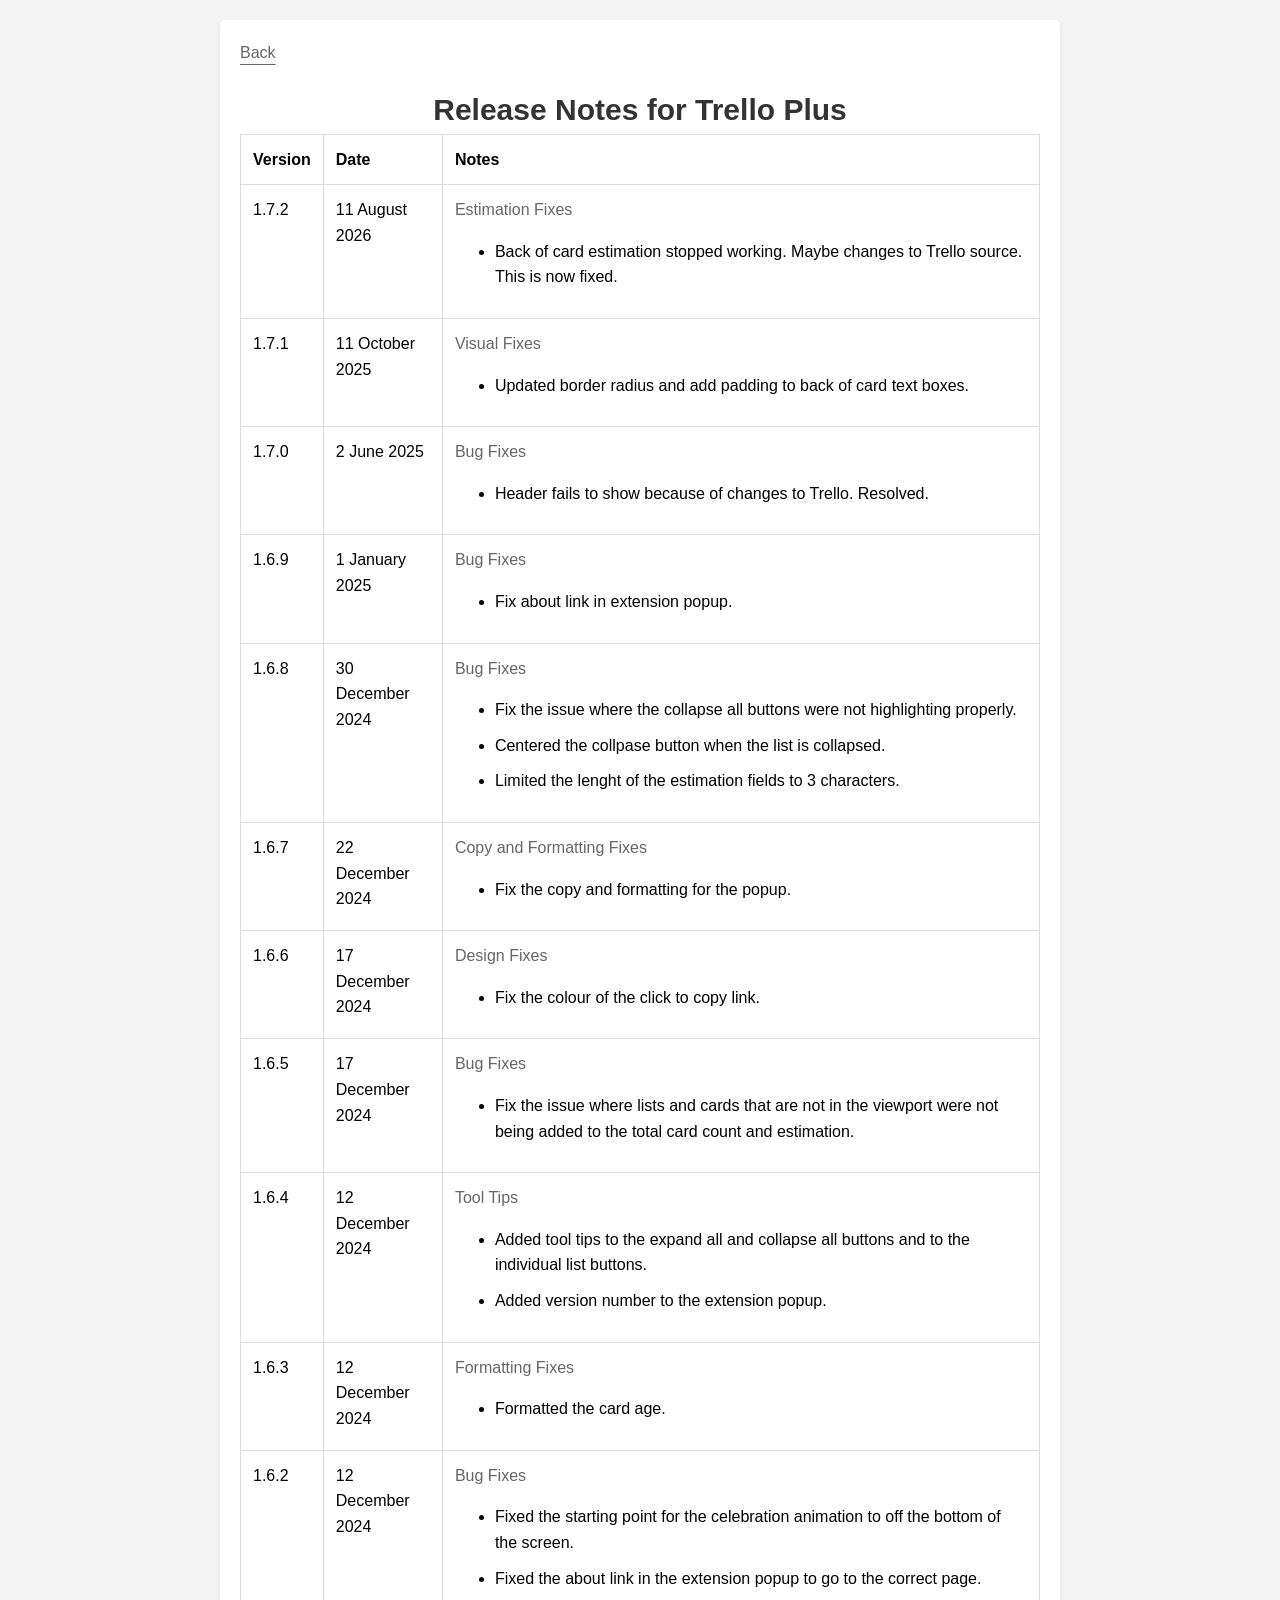
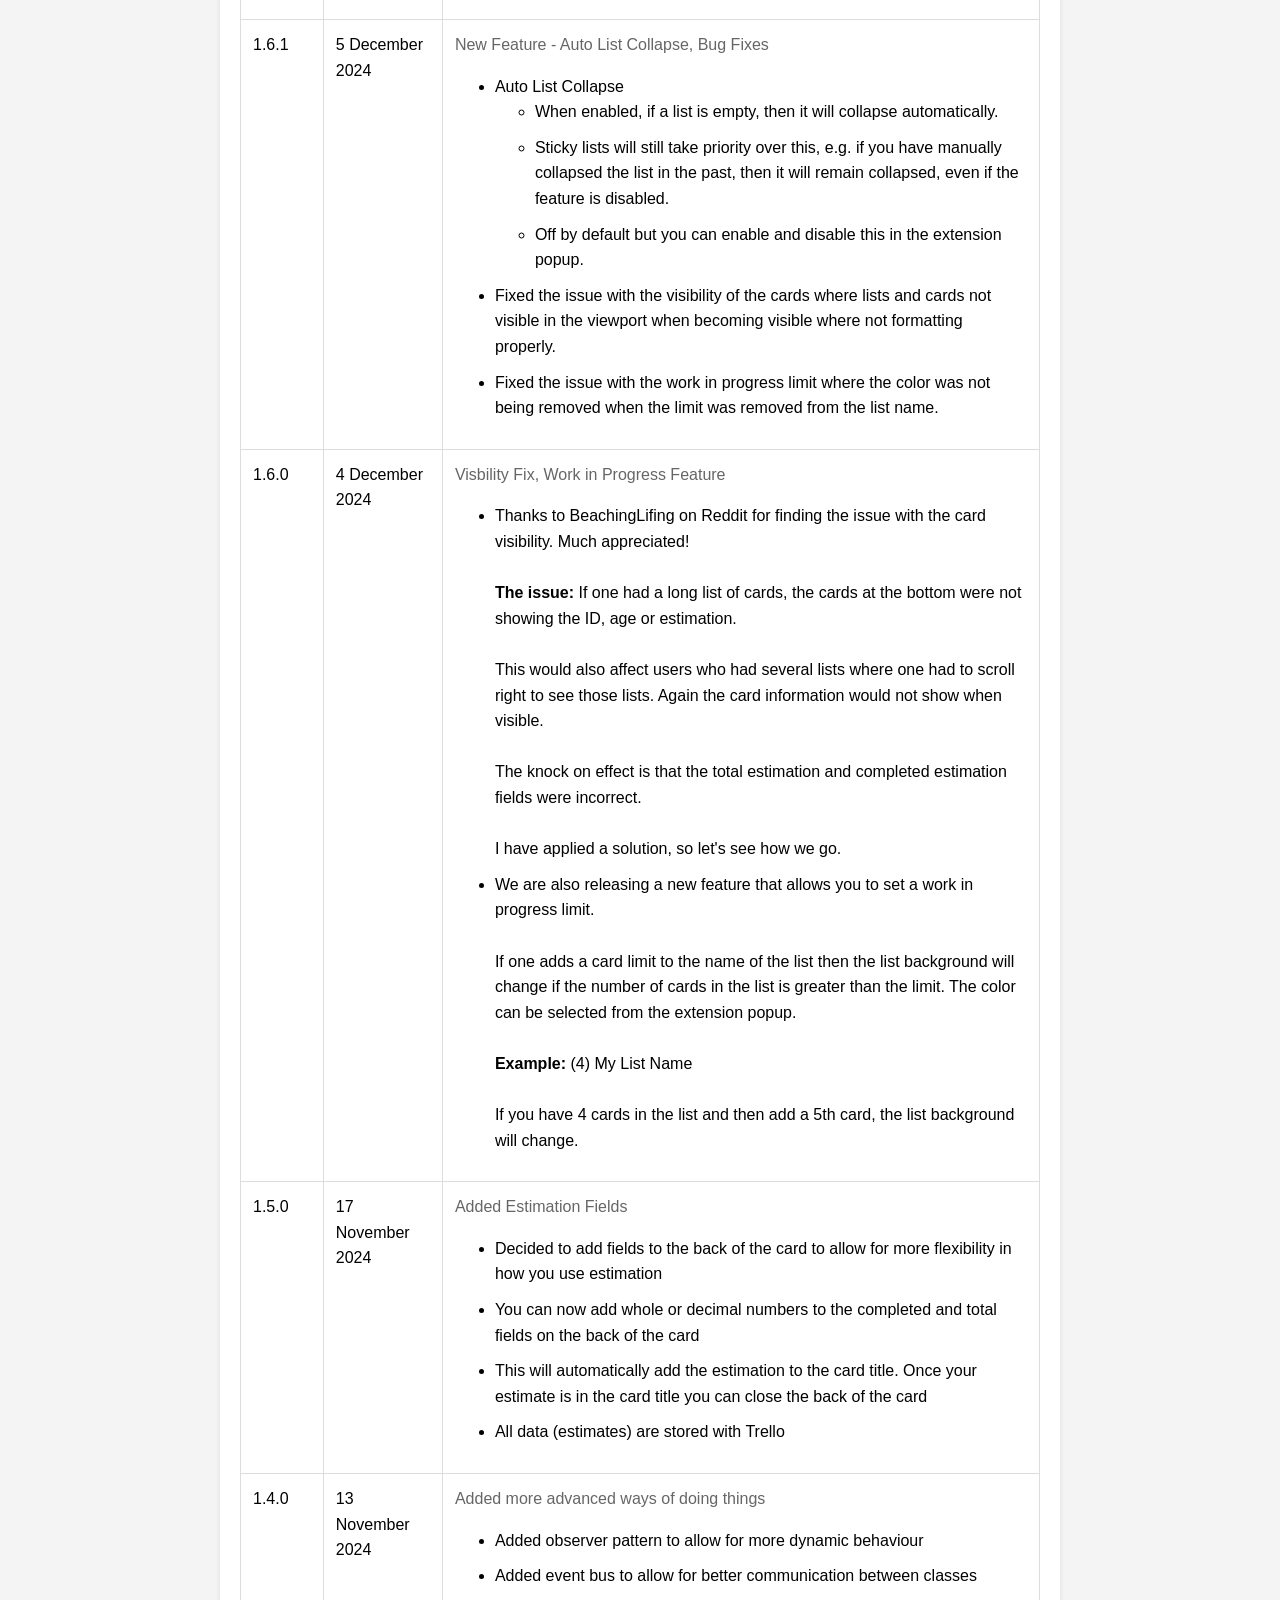
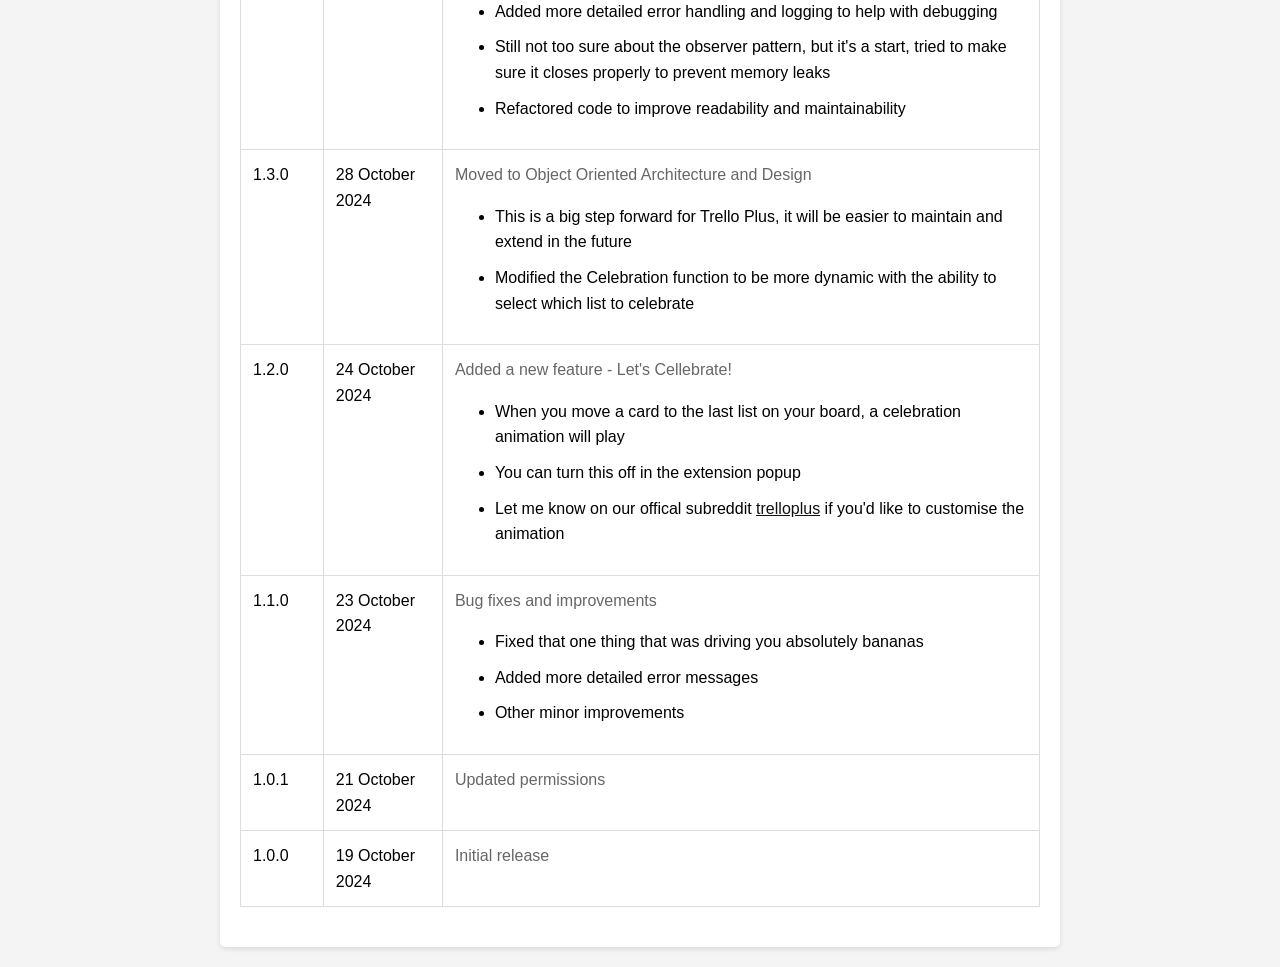
<file: trello-plus/release-notes.html>
<!DOCTYPE html>
<html lang="en">
  <head>
    <meta charset="UTF-8" />
    <meta name="viewport" content="width=device-width, initial-scale=1.0" />
    <title>Trello Plus - Release Notes</title>
    <link rel="icon" type="image/x-icon" href="../16.png" />
    <link rel="stylesheet" href="../styles.css" />
  </head>
  <body>
    <div class="container">
      <a href="index.html" class="back-button custom-underline">Back</a>
      <h1>Release Notes for Trello Plus</h1>
      <table>
        <tr>
          <th>Version</th>
          <th>Date</th>
          <th>Notes</th>
        </tr>
        <tr>
          <td>1.7.2</td>
          <td>11 August 2026</td>
          <td>
            <p>Estimation Fixes</p>
            <ul>
              <li>Back of card estimation stopped working. Maybe changes to Trello source. This is now fixed.</li>
            </ul>
          </td>
        </tr>
        <tr>
          <td>1.7.1</td>
          <td>11 October 2025</td>
          <td>
            <p>Visual Fixes</p>
            <ul>
              <li>Updated border radius and add padding to back of card text boxes.</li>
            </ul>
          </td>
        </tr>
        <tr>
          <td>1.7.0</td>
          <td>2 June 2025</td>
          <td>
            <p>Bug Fixes</p>
            <ul>
              <li>Header fails to show because of changes to Trello. Resolved.</li>
            </ul>
          </td>
        </tr>
        <tr>
          <td>1.6.9</td>
          <td>1 January 2025</td>
          <td>
            <p>Bug Fixes</p>
            <ul>
              <li>Fix about link in extension popup.</li>
            </ul>
          </td>
        </tr>
        <tr>
          <td>1.6.8</td>
          <td>30 December 2024</td>
          <td>
            <p>Bug Fixes</p>
            <ul>
              <li>Fix the issue where the collapse all buttons were not highlighting properly.</li>
              <li>Centered the collpase button when the list is collapsed.</li>
              <li>Limited the lenght of the estimation fields to 3 characters.</li>
            </ul>
          </td>
        </tr>
        <tr>
          <td>1.6.7</td>
          <td>22 December 2024</td>
          <td>
            <p>Copy and Formatting Fixes</p>
            <ul>
              <li>Fix the copy and formatting for the popup.</li>
            </ul>
          </td>
        </tr>
        <tr>
          <td>1.6.6</td>
          <td>17 December 2024</td>
          <td>
            <p>Design Fixes</p>
            <ul>
              <li>Fix the colour of the click to copy link.</li>
            </ul>
          </td>
        </tr>
        <tr>
          <td>1.6.5</td>
          <td>17 December 2024</td>
          <td>
            <p>Bug Fixes</p>
            <ul>
              <li>
                Fix the issue where lists and cards that are not in the viewport were not being added to the total card
                count and estimation.
              </li>
            </ul>
          </td>
        </tr>
        <tr>
          <td>1.6.4</td>
          <td>12 December 2024</td>
          <td>
            <p>Tool Tips</p>
            <ul>
              <li>Added tool tips to the expand all and collapse all buttons and to the individual list buttons.</li>
              <li>Added version number to the extension popup.</li>
            </ul>
          </td>
        </tr>
        <tr>
          <td>1.6.3</td>
          <td>12 December 2024</td>
          <td>
            <p>Formatting Fixes</p>
            <ul>
              <li>Formatted the card age.</li>
            </ul>
          </td>
        </tr>
        <tr>
          <td>1.6.2</td>
          <td>12 December 2024</td>
          <td>
            <p>Bug Fixes</p>
            <ul>
              <li>Fixed the starting point for the celebration animation to off the bottom of the screen.</li>
              <li>Fixed the about link in the extension popup to go to the correct page.</li>
            </ul>
          </td>
        </tr>
        <tr>
          <td>1.6.1</td>
          <td>5 December 2024</td>
          <td>
            <p>New Feature - Auto List Collapse, Bug Fixes</p>
            <ul>
              <li>
                Auto List Collapse
                <ul>
                  <li>When enabled, if a list is empty, then it will collapse automatically.</li>
                  <li>
                    Sticky lists will still take priority over this, e.g. if you have manually collapsed the list in the
                    past, then it will remain collapsed, even if the feature is disabled.
                  </li>
                  <li>Off by default but you can enable and disable this in the extension popup.</li>
                </ul>
              </li>
              <li>
                Fixed the issue with the visibility of the cards where lists and cards not visible in the viewport when
                becoming visible where not formatting properly.
              </li>
              <li>
                Fixed the issue with the work in progress limit where the color was not being removed when the limit was
                removed from the list name.
              </li>
            </ul>
          </td>
        </tr>
        <tr>
          <td>1.6.0</td>
          <td>4 December 2024</td>
          <td>
            <p>Visbility Fix, Work in Progress Feature</p>
            <ul>
              <li>
                Thanks to BeachingLifing on Reddit for finding the issue with the card visibility. Much appreciated!
                <br />
                <br />
                <strong>The issue:</strong> If one had a long list of cards, the cards at the bottom were not showing
                the ID, age or estimation.
                <br />
                <br />
                This would also affect users who had several lists where one had to scroll right to see those lists.
                Again the card information would not show when visible.
                <br />
                <br />
                The knock on effect is that the total estimation and completed estimation fields were incorrect.
                <br />
                <br />
                I have applied a solution, so let's see how we go.
              </li>
              <li>
                We are also releasing a new feature that allows you to set a work in progress limit.
                <br />
                <br />
                If one adds a card limit to the name of the list then the list background will change if the number of
                cards in the list is greater than the limit. The color can be selected from the extension popup.
                <br />
                <br />
                <strong>Example:</strong> (4) My List Name
                <br />
                <br />
                If you have 4 cards in the list and then add a 5th card, the list background will change.
              </li>
            </ul>
          </td>
        </tr>
        <tr>
          <td>1.5.0</td>
          <td>17 November 2024</td>
          <td>
            <p>Added Estimation Fields</p>
            <ul>
              <li>
                Decided to add fields to the back of the card to allow for more flexibility in how you use estimation
              </li>
              <li>
                You can now add whole or decimal numbers to the completed and total fields on the back of the card
              </li>
              <li>
                This will automatically add the estimation to the card title. Once your estimate is in the card title
                you can close the back of the card
              </li>
              <li>All data (estimates) are stored with Trello</li>
            </ul>
          </td>
        </tr>
        <tr>
          <td>1.4.0</td>
          <td>13 November 2024</td>
          <td>
            <p>Added more advanced ways of doing things</p>
            <ul>
              <li>Added observer pattern to allow for more dynamic behaviour</li>
              <li>Added event bus to allow for better communication between classes</li>
              <li>Added more detailed error handling and logging to help with debugging</li>
              <li>
                Still not too sure about the observer pattern, but it's a start, tried to make sure it closes properly
                to prevent memory leaks
              </li>
              <li>Refactored code to improve readability and maintainability</li>
            </ul>
          </td>
        </tr>
        <tr>
          <td>1.3.0</td>
          <td>28 October 2024</td>
          <td>
            <p>Moved to Object Oriented Architecture and Design</p>
            <ul>
              <li>
                This is a big step forward for Trello Plus, it will be easier to maintain and extend in the future
              </li>
              <li>
                Modified the Celebration function to be more dynamic with the ability to select which list to celebrate
              </li>
            </ul>
          </td>
        </tr>
        <tr>
          <td>1.2.0</td>
          <td>24 October 2024</td>
          <td>
            <p>Added a new feature - Let's Cellebrate!</p>
            <ul>
              <li>When you move a card to the last list on your board, a celebration animation will play</li>
              <li>You can turn this off in the extension popup</li>
              <li>
                Let me know on our offical subreddit
                <a href="https://www.reddit.com/r/trelloplus/" target="_blank">trelloplus</a> if you'd like to customise
                the animation
              </li>
            </ul>
          </td>
        </tr>
        <tr>
          <td>1.1.0</td>
          <td>23 October 2024</td>
          <td>
            <p>Bug fixes and improvements</p>
            <ul>
              <li>Fixed that one thing that was driving you absolutely bananas</li>
              <li>Added more detailed error messages</li>
              <li>Other minor improvements</li>
            </ul>
          </td>
        </tr>
        <tr>
          <td>1.0.1</td>
          <td>21 October 2024</td>
          <td>
            <p>Updated permissions</p>
          </td>
        </tr>
        <tr>
          <td>1.0.0</td>
          <td>19 October 2024</td>
          <td>
            <p>Initial release</p>
          </td>
        </tr>
      </table>
    </div>
  </body>
</html>
</file>
<file: styles.css>
body {
  font-family: Arial, sans-serif;
  line-height: 1.6;
  margin: 0;
  padding: 20px;
  background-color: #f4f4f4;
}
.container {
  max-width: 800px;
  margin: 0 auto;
  background-color: white;
  padding: 20px;
  border-radius: 5px;
  box-shadow: 0 2px 5px rgba(0, 0, 0, 0.1);
}
h1 {
  color: #333;
  text-align: center;
  font-size: 30px;
  margin-bottom: 0rem;
}
h2 {
  color: #333;
  text-align: left;
  font-size: 24px;
}
h3 {
  color: #333;
  text-align: left;
  font-size: 18px;
  font-weight: normal;
}
p {
  color: #666;
}
a {
  color: #111;
}
.nav-links {
  list-style-type: none;
  padding: 0;
}
li {
  margin-bottom: 10px;
}
table {
  width: 100%;
  border-collapse: collapse;
  margin-bottom: 20px;
  border: 1px solid #ddd;
}

th,
td {
  padding: 12px;
  text-align: left;
  vertical-align: top;
  border: 1px solid #ddd;
}
td p {
  margin: 0;
}
section {
  margin-bottom: 60px;
}
.nav-links {
  list-style-type: none;
  padding: 0;
  margin: 0;
  display: flex;
  flex-wrap: wrap;
  justify-content: center;
}
.nav-links li {
  margin: 0.5rem;
}
.nav-links a {
  color: #111;
  padding: 0.5rem 1rem;
  display: block;
}
.custom-underline {
  text-decoration: underline;
  text-underline-offset: 6px;
}
.cards-container {
  display: flex;
  gap: 2rem;
  justify-content: center;
  margin: 3rem 0;
  flex-wrap: wrap;
}

.card {
  background: #fff;
  border-radius: 8px;
  box-shadow: 0 2px 4px rgba(0, 0, 0, 0.1);
  padding: 2rem;
  text-align: center;
  width: 100%;
  max-width: 300px;
  margin-bottom: 1rem;
}

.card h2 {
  margin-bottom: 1rem;
  text-align: center;
}

.card p {
  margin-bottom: 1.5rem;
}

.button {
  background: #111;
  border-radius: 4px;
  color: white;
  display: inline-block;
  padding: 0.8rem 1.5rem;
  text-decoration: none;
  transition: background-color 0.2s;
}

.button:hover {
  background: #333;
}

@media (max-width: 768px) {
  .cards-container {
    gap: 1rem;
  }

  .container {
    padding: 15px;
  }

  body {
    padding: 10px;
  }
}

@media (max-width: 350px) {
  .card {
    padding: 1rem;
  }

  .button {
    padding: 0.6rem 1.2rem;
  }
}

.back-button {
  display: inline-block;
  color: #666;
}

/* Forms. Only the Howler support page has one, and these are the only rules in
   this file that are not shared by every page. */
.field {
  margin: 0 0 1rem;
}

.field label {
  display: block;
  margin-bottom: 0.35rem;
  color: #333;
  font-weight: bold;
}

.field input,
.field textarea {
  width: 100%;
  box-sizing: border-box;
  padding: 0.6rem 0.7rem;
  font: inherit;
  color: #333;
  background: #fff;
  border: 1px solid #ccc;
  border-radius: 4px;
}

.field textarea {
  min-height: 9rem;
  resize: vertical;
}

.form-note {
  margin-top: -0.5rem;
  font-size: 14px;
}

.form-message {
  margin: 1rem 0 0;
  font-weight: bold;
}

.form-message.ok {
  color: #1b7f3b;
}

.form-message.error {
  color: #b00020;
}

button.button {
  border: none;
  cursor: pointer;
  font: inherit;
}

button.button:disabled {
  background: #999;
  cursor: default;
}
</file>
